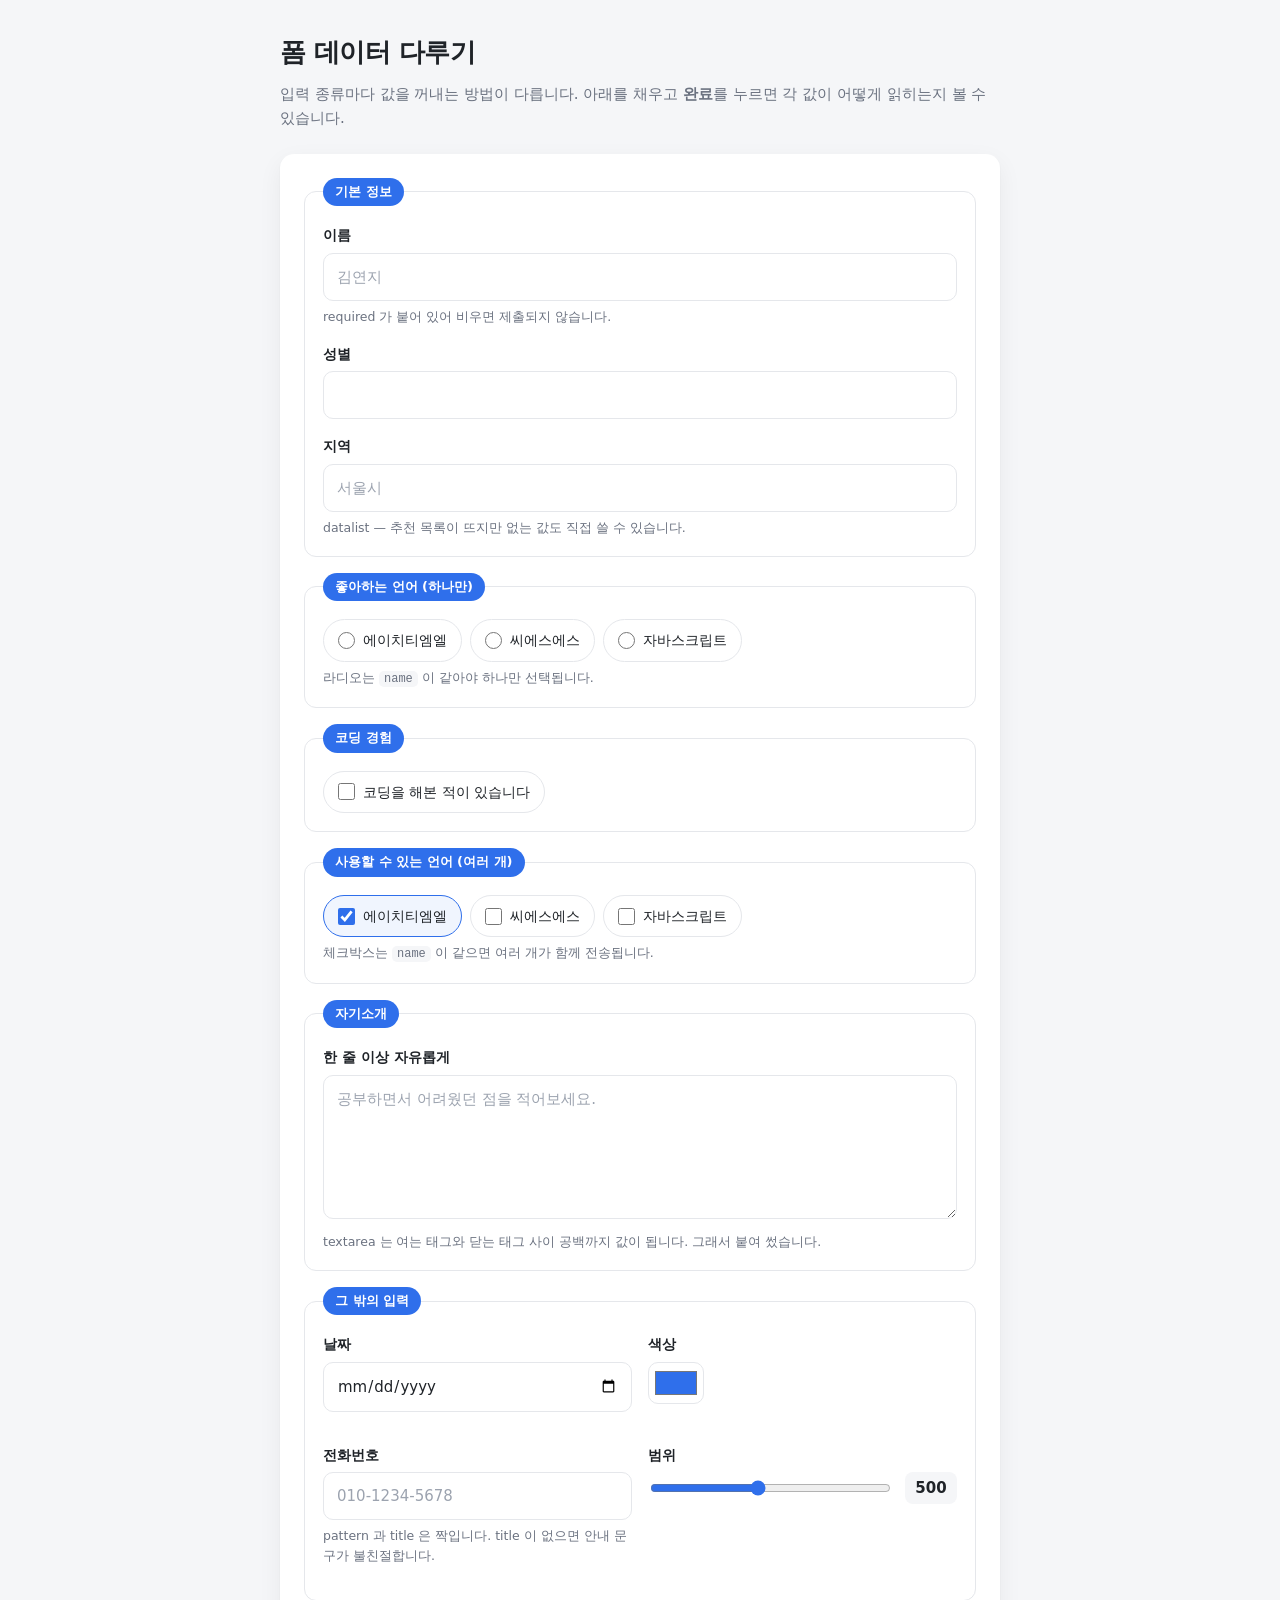
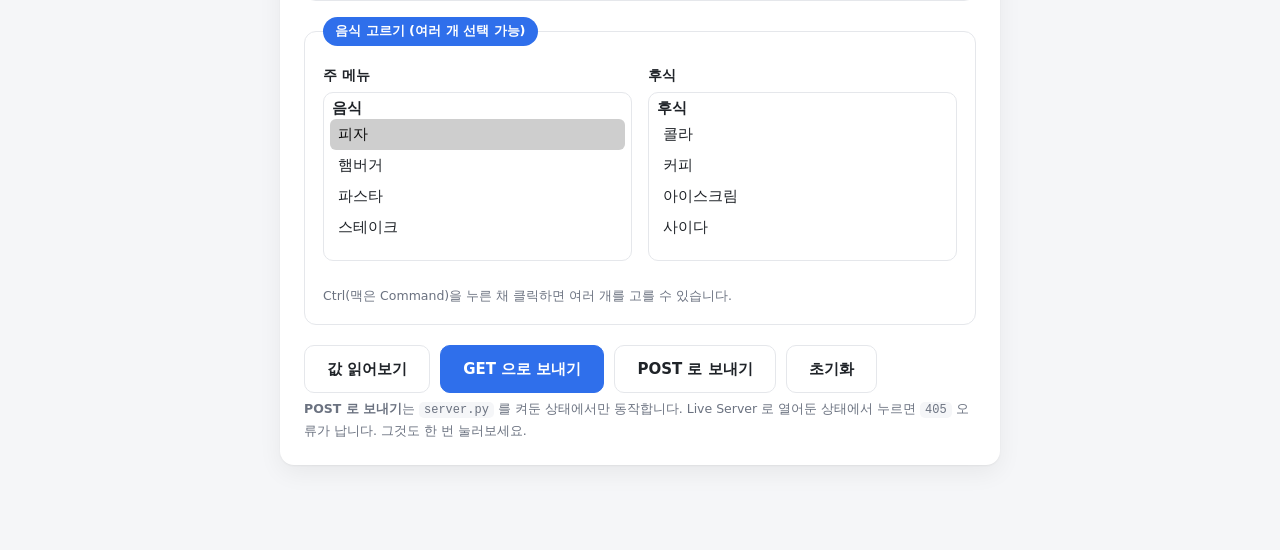
<file: 01_html/04_html_input/index.html>
<!DOCTYPE html>
<html lang="ko">
<head>
  <meta charset="utf-8">
  <meta name="viewport" content="width=device-width, initial-scale=1.0">
  <title>폼 데이터 다루기</title>
  <link rel="stylesheet" href="style.css">
</head>
<body>

<main class="page">

  <header class="page-head">
    <h1>폼 데이터 다루기</h1>
    <p class="lead">
      입력 종류마다 값을 꺼내는 방법이 다릅니다.
      아래를 채우고 <strong>완료</strong>를 누르면 각 값이 어떻게 읽히는지 볼 수 있습니다.
    </p>
  </header>

  <!-- 버튼마다 formmethod 로 전송 방법을 따로 정할 수 있습니다. -->
  <form id="my_form" class="card" action="result.html" method="get">

    <fieldset>
      <legend>기본 정보</legend>

      <div class="field">
        <label for="name">이름</label>
        <input type="text" id="name" name="name"
               placeholder="김연지"
               autocomplete="off" spellcheck="true" required>
        <p class="hint">required 가 붙어 있어 비우면 제출되지 않습니다.</p>
      </div>

      <div class="field">
        <label for="sex">성별</label>
        <input type="text" id="sex" name="sex" autocomplete="off">
      </div>

      <div class="field">
        <label for="town">지역</label>
        <input type="text" id="town" name="town"
               placeholder="서울시" list="town_list" autocomplete="off">
        <!-- datalist: 목록을 추천하지만 직접 입력도 됩니다. select 와 다른 점입니다. -->
        <datalist id="town_list">
          <option value="서울시"></option>
          <option value="부산시"></option>
          <option value="대구시"></option>
          <option value="인천시"></option>
          <option value="광주시"></option>
        </datalist>
        <p class="hint">datalist — 추천 목록이 뜨지만 없는 값도 직접 쓸 수 있습니다.</p>
      </div>
    </fieldset>

    <fieldset>
      <!-- 라디오·체크박스 묶음의 제목은 label 이 아니라 legend 로 답니다. -->
      <legend>좋아하는 언어 (하나만)</legend>
      <div class="choice-list">
        <label class="choice">
          <input type="radio" name="fav_language" value="HTML">
          <span>에이치티엠엘</span>
        </label>
        <label class="choice">
          <input type="radio" name="fav_language" value="CSS">
          <span>씨에스에스</span>
        </label>
        <label class="choice">
          <input type="radio" name="fav_language" value="JavaScript">
          <span>자바스크립트</span>
        </label>
      </div>
      <p class="hint">라디오는 <code>name</code> 이 같아야 하나만 선택됩니다.</p>
    </fieldset>

    <fieldset>
      <legend>코딩 경험</legend>
      <label class="choice">
        <input type="checkbox" id="coding" name="coding" value="1">
        <span>코딩을 해본 적이 있습니다</span>
      </label>
    </fieldset>

    <fieldset>
      <legend>사용할 수 있는 언어 (여러 개)</legend>
      <div class="choice-list">
        <label class="choice">
          <input type="checkbox" name="avail_language" value="HTML" checked>
          <span>에이치티엠엘</span>
        </label>
        <label class="choice">
          <input type="checkbox" name="avail_language" value="CSS">
          <span>씨에스에스</span>
        </label>
        <label class="choice">
          <input type="checkbox" name="avail_language" value="JavaScript">
          <span>자바스크립트</span>
        </label>
      </div>
      <p class="hint">체크박스는 <code>name</code> 이 같으면 여러 개가 함께 전송됩니다.</p>
    </fieldset>

    <fieldset>
      <legend>자기소개</legend>
      <div class="field">
        <label for="article">한 줄 이상 자유롭게</label>
        <textarea id="article" name="article" rows="5"
                  placeholder="공부하면서 어려웠던 점을 적어보세요."></textarea>
        <p class="hint">textarea 는 여는 태그와 닫는 태그 사이 공백까지 값이 됩니다. 그래서 붙여 썼습니다.</p>
      </div>
    </fieldset>

    <fieldset>
      <legend>그 밖의 입력</legend>

      <div class="grid">
        <div class="field">
          <label for="date">날짜</label>
          <input type="date" id="date" name="date">
        </div>

        <div class="field">
          <label for="color">색상</label>
          <input type="color" id="color" name="color" value="#2f6feb">
        </div>

        <div class="field">
          <label for="phone">전화번호</label>
          <input type="tel" id="phone" name="phone"
                 placeholder="010-1234-5678"
                 pattern="[0-9]{3}-[0-9]{4}-[0-9]{4}"
                 title="010-1234-5678 형식으로 입력하세요">
          <p class="hint">pattern 과 title 은 짝입니다. title 이 없으면 안내 문구가 불친절합니다.</p>
        </div>

        <div class="field">
          <label for="range">범위</label>
          <div class="range-row">
            <input type="range" id="range" name="range" min="100" max="1000" step="50" value="500">
            <!-- output: 계산·선택 결과를 보여주는 전용 태그 -->
            <output id="range_output" for="range">500</output>
          </div>
        </div>
      </div>
    </fieldset>

    <fieldset>
      <legend>음식 고르기 (여러 개 선택 가능)</legend>
      <div class="grid">
        <div class="field">
          <label for="food_main">주 메뉴</label>
          <!-- id 는 문서 안에서 겹치면 안 됩니다. name 도 나눠야 값이 섞이지 않습니다. -->
          <select id="food_main" name="food_main" multiple size="5">
            <optgroup label="음식">
              <option value="pizza" selected>피자</option>
              <option value="hamburger">햄버거</option>
              <option value="pasta">파스타</option>
              <option value="steak">스테이크</option>
            </optgroup>
          </select>
        </div>

        <div class="field">
          <label for="food_dessert">후식</label>
          <select id="food_dessert" name="food_dessert" multiple size="5">
            <optgroup label="후식">
              <option value="cola">콜라</option>
              <option value="coffee">커피</option>
              <option value="icecream">아이스크림</option>
              <option value="cider">사이다</option>
            </optgroup>
          </select>
        </div>
      </div>
      <p class="hint">Ctrl(맥은 Command)을 누른 채 클릭하면 여러 개를 고를 수 있습니다.</p>
    </fieldset>

    <div class="actions">
      <!-- 보내지 않고 값만 읽어봅니다 -->
      <button type="button" id="preview_btn" class="btn">값 읽어보기</button>

      <!-- formmethod / formaction 으로 버튼마다 전송 방법을 다르게 줄 수 있습니다 -->
      <button type="submit" class="btn btn-primary"
              formmethod="get" formaction="result.html">GET 으로 보내기</button>
      <button type="submit" class="btn btn-post"
              formmethod="post" formaction="result.html">POST 로 보내기</button>

      <button type="reset" class="btn">초기화</button>
    </div>
    <p class="hint">
      <strong>POST 로 보내기</strong>는 <code>server.py</code> 를 켜둔 상태에서만 동작합니다.
      Live Server 로 열어둔 상태에서 누르면 <code>405</code> 오류가 납니다. 그것도 한 번 눌러보세요.
    </p>

  </form>

  <section id="result_area" class="card result" hidden>
    <h2>읽어온 값</h2>
    <table id="result_table">
      <thead>
        <tr><th>항목</th><th>값</th></tr>
      </thead>
      <tbody></tbody>
    </table>

    <h3>보내면 어떻게 되나</h3>
    <div id="send_preview"></div>
    <p class="hint">
      같은 값인데 <strong>실리는 자리만</strong> 다릅니다.
      실제로 보내보려면 위의 <strong>GET / POST 로 보내기</strong> 버튼을 누르세요.
    </p>
  </section>

</main>

<script>
  const form = document.getElementById('my_form');
  const resultArea = document.getElementById('result_area');
  const resultBody = document.querySelector('#result_table tbody');
  const sendPreview = document.getElementById('send_preview');
  const previewBtn = document.getElementById('preview_btn');
  const rangeInput = document.getElementById('range');
  const rangeOutput = document.getElementById('range_output');

  // 범위 값을 움직일 때마다 옆에 숫자로 보여줍니다.
  rangeInput.addEventListener('input', function () {
    rangeOutput.textContent = rangeInput.value;
  });

  // 체크박스 묶음에서 체크된 값만 배열로 꺼냅니다.
  function getCheckedValues(group) {
    // 같은 name 의 체크박스가 하나뿐이면 목록이 아니라 요소 하나가 옵니다.
    const list = (group.length === undefined) ? [group] : Array.from(group);
    return list.filter(function (el) { return el.checked; })
               .map(function (el) { return el.value; });
  }

  // multiple select 에서 고른 항목의 화면 글자를 배열로 꺼냅니다.
  function getSelectedTexts(selectId) {
    const select = document.getElementById(selectId);
    return Array.from(select.selectedOptions).map(function (op) { return op.text; });
  }

  function orEmpty(value, emptyText) {
    return value === '' || value === undefined ? emptyText : value;
  }

  // '주소' / '본문' 처럼 이름표가 붙은 줄 하나를 만듭니다.
  function addSendRow(keyText, valueText, kind) {
    const row = document.createElement('div');
    row.className = 'send-row';

    const key = document.createElement('span');
    key.className = 'send-key send-key-' + kind;
    key.textContent = keyText;

    const box = document.createElement('pre');
    box.className = 'query';
    box.textContent = valueText;

    row.appendChild(key);
    row.appendChild(box);
    sendPreview.appendChild(row);
  }

  // GET 과 POST 를 나란히 놓고 비교합니다.
  function renderSendPreview() {
    // FormData 는 실제로 전송될 값만 담습니다.
    // 체크 안 한 체크박스·라디오는 아예 들어가지 않습니다.
    const query = new URLSearchParams(new FormData(form)).toString();

    sendPreview.innerHTML = '';
    addSendRow('GET 주소', 'result.html?' + query, 'get');
    addSendRow('POST 주소', 'result.html', 'post');
    addSendRow('POST 본문', query, 'post');
  }

  // '값 읽어보기' 는 보내지 않고 화면에서만 확인합니다.
  previewBtn.addEventListener('click', function () {
    // type="button" 이라 검사가 자동으로 돌지 않습니다. 직접 부릅니다.
    if (!form.reportValidity()) return;

    // form.elements 를 쓰면 input 인지 form 속성인지 헷갈릴 일이 없습니다.
    const f = form.elements;

    const rows = [
      ['이름',            f.name.value],
      ['성별',            orEmpty(f.sex.value, '(입력 안 함)')],
      ['지역',            orEmpty(f.town.value, '(입력 안 함)')],
      ['좋아하는 언어',    orEmpty(f.fav_language.value, '(선택 안 함)')],
      ['코딩 경험',        f.coding.checked ? '있음' : '없음'],
      ['사용 가능 언어',   orEmpty(getCheckedValues(f.avail_language).join(', '), '(없음)')],
      ['자기소개',         orEmpty(f.article.value.trim(), '(비어 있음)')],
      ['날짜',            orEmpty(f.date.value, '(선택 안 함)')],
      ['색상',            f.color.value],
      ['범위',            f.range.value],
      ['전화번호',        orEmpty(f.phone.value, '(입력 안 함)')],
      ['주 메뉴',         orEmpty(getSelectedTexts('food_main').join(', '), '(없음)')],
      ['후식',            orEmpty(getSelectedTexts('food_dessert').join(', '), '(없음)')]
    ];

    // 표를 다시 그립니다. (예전 코드처럼 계속 쌓이지 않습니다)
    resultBody.innerHTML = '';
    rows.forEach(function (row) {
      const tr = document.createElement('tr');
      const th = document.createElement('th');
      const td = document.createElement('td');
      th.textContent = row[0];
      td.textContent = row[1];
      tr.appendChild(th);
      tr.appendChild(td);
      resultBody.appendChild(tr);
    });

    // 같은 값이 GET / POST 에서 각각 어디에 실리는지 보여줍니다.
    renderSendPreview();

    resultArea.hidden = false;
    resultArea.scrollIntoView({ behavior: 'smooth', block: 'start' });
  });

  // 초기화를 누르면 결과도 같이 지웁니다.
  form.addEventListener('reset', function () {
    resultArea.hidden = true;
    setTimeout(function () { rangeOutput.textContent = rangeInput.value; }, 0);
  });
</script>

</body>
</html>
</file>
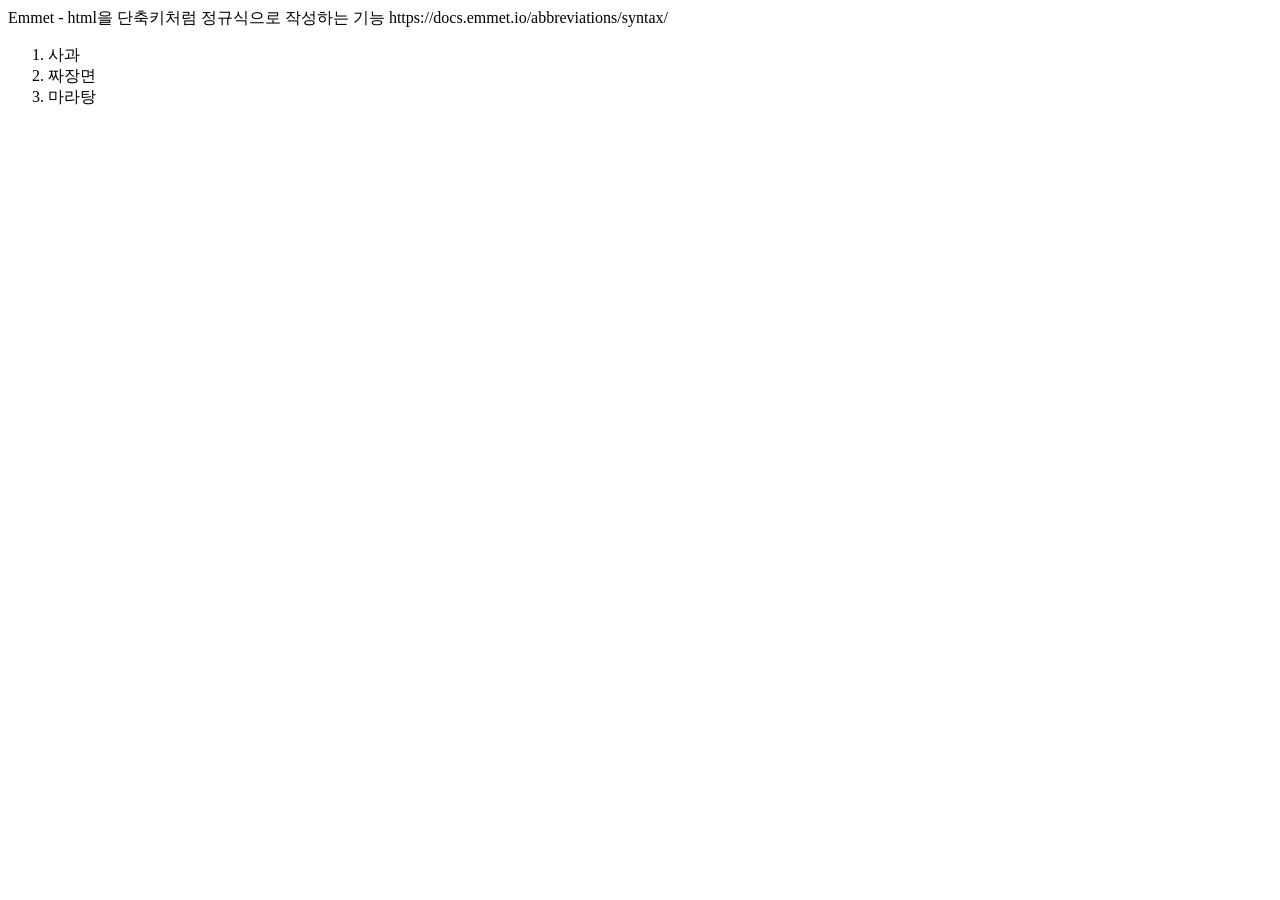
<file: 01_html/00_emmet.html>
<!DOCTYPE html>
<html lang="en">
<head>
    <meta charset="UTF-8">
    <meta name="viewport" content="width=device-width, initial-scale=1.0">
    <title>Document</title>
</head>
<body>
    
    Emmet - html을 단축키처럼 정규식으로 작성하는 기능
    https://docs.emmet.io/abbreviations/syntax/
    <!-- ol>li*3 -->
<div>
    <ol>
        <li>사과</li>
        <li>짜장면</li>
        <li>마라탕</li>
    </ol>
</div>
</body>
</html>
</file>
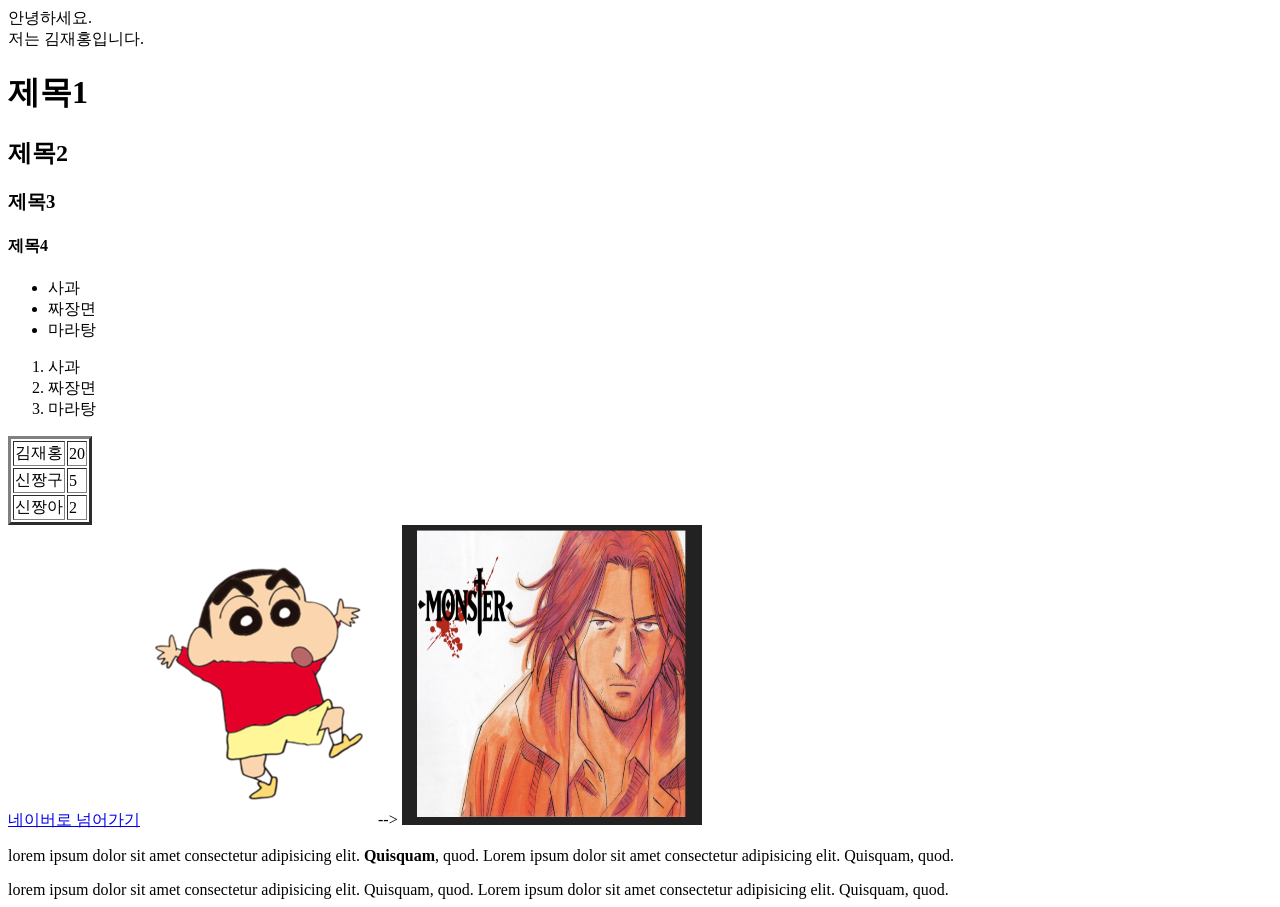
<file: 01_html/01_html기초.html>
<!DOCTYPE html>
<html lang="ko">
<head>
    <meta charset="UTF-8">
    <meta name="viewport" content="width=device-width, initial-scale=1.0">
    <title>HTML 연습</title>
</head>
<body>
    안녕하세요.<br/>저는 김재홍입니다.
<!--들여쓰기 shift+tab누르면 하나 끌어오고 tab누르면 하나 뒤로감-->
    <!--주석은 눈에 보이지 않습니다.-->
<h1>제목1</h1>
        <h2>제목2</h2>
    <h3>제목3</h3>
    <h4>제목4</h4>
<ul>
    <li>사과</li>
    <li>짜장면</li>
    <li>마라탕</li>
</ul>

<ol>
    <li>사과</li>
    <li>짜장면</li>
    <li>마라탕</li>
</ol>
<!-- 표 -->
     <table border="3">
        <!-- 행 -->
        <tr> <!-- table row (행) -->
            <td> <!-- table data (칸) -->
                김재홍
            </td>
            <td>
                20
            </td>
        </tr>
         <tr>
            <td> <!-- table data (칸) -->
                신짱구
            </td>
            <td>
                5
            </td>
         </tr>  
          <tr>
            <td> <!-- table data (칸) -->
                신짱아
            </td>
            <td>
                2
            </td>
          </tr>
        </table>
<!--태그에 특정한 기능을 부여하기 위해 속성 사용-->
<a href="https://www.naver.com/" tagrget="_blank">네이버로 넘어가기</a>
<!--리스트: 부모 / 자식 태그를 함께 사용  -->
<!-- 이미지는 어떻게 첨부할까요  
     개발은 로컬에서 하지만 서버는 현재 프로젝트부터 올리기 때문에
     경로는 상대경로로, 현재 파일 기준으로 해당 파일이 어디 있는지,
     윈도우는 \, 웹은 / 으로 경로를 구분합니다.-->

<img src="./data/jjanggu.png"> -->
<!--ctrl+/누르면 주석으로 바뀜  -->

<img src="./data/monster.png" alt="몬스터 이미지" width="300px" height="300px">
<!-- p: paragraph로 문단을 구분합니다-->
<!--b: 진하게 보이기, strong: 강조, i: 이탤릭체, em: emphasis-->


<p></p>lorem ipsum dolor sit amet consectetur adipisicing elit. <strong>Quisquam</strong>, quod. Lorem ipsum dolor sit amet consectetur adipisicing elit. Quisquam, quod.
<p></p>lorem ipsum dolor sit amet consectetur adipisicing elit. Quisquam, quod. Lorem ipsum dolor sit amet consectetur adipisicing elit. Quisquam, quod.

</body>
</html>
</file>
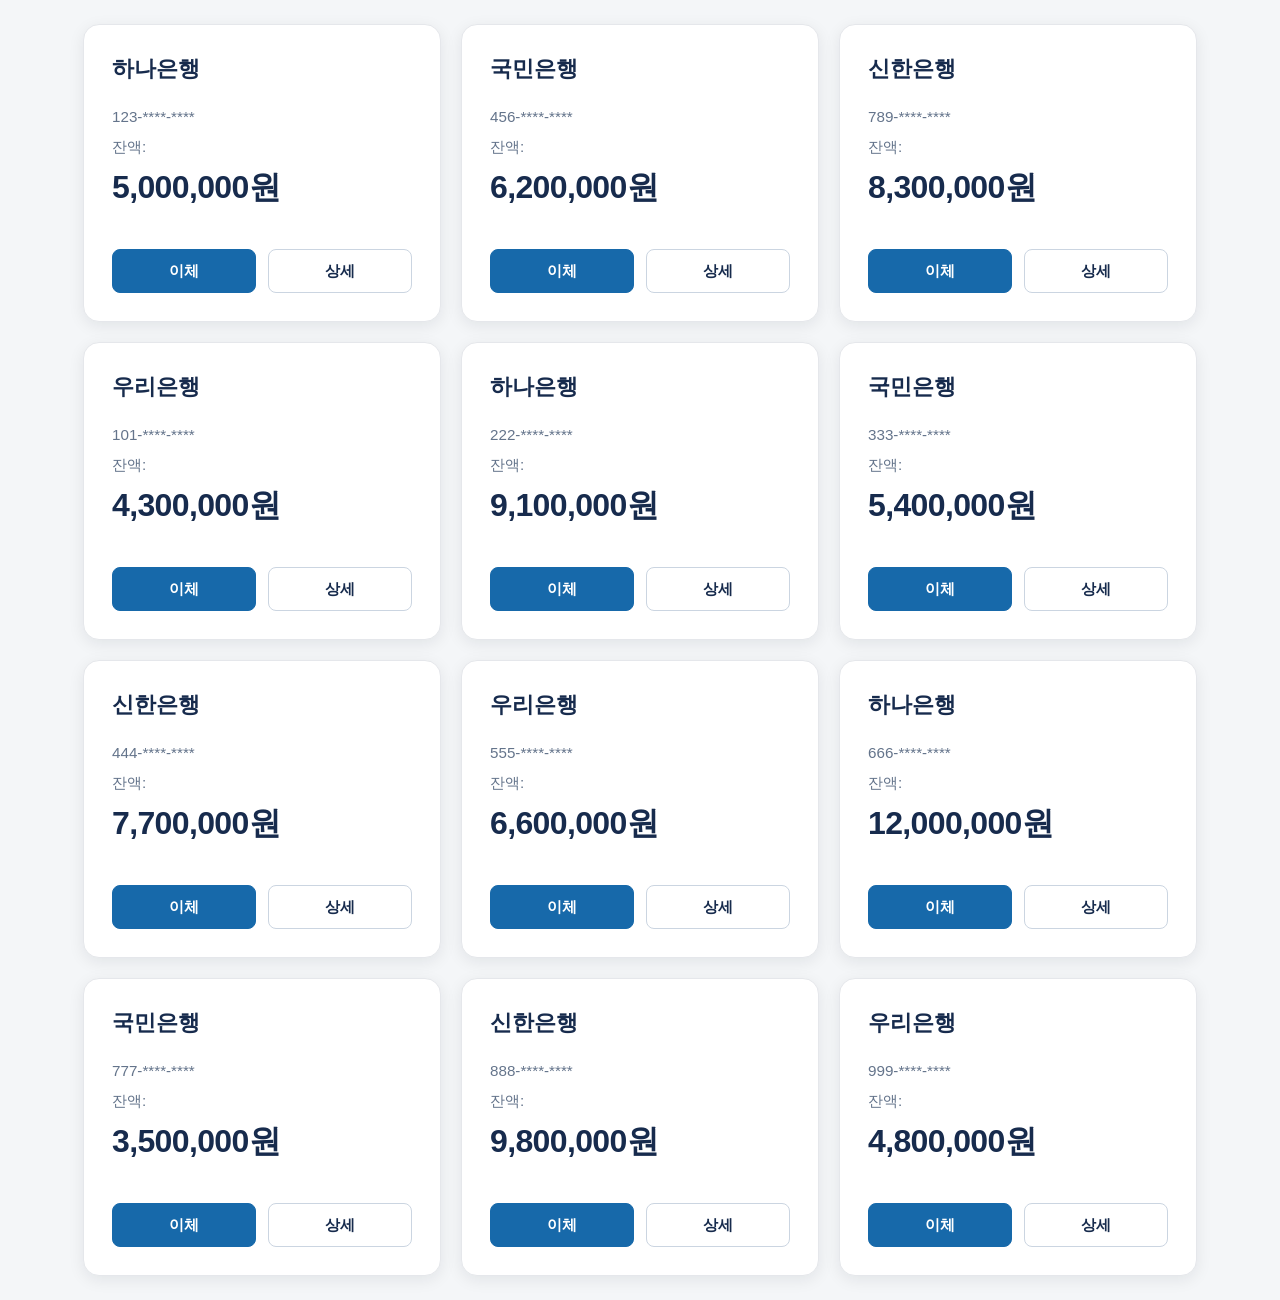
<file: 01_html/02_html기초.html>
<!DOCTYPE html>
<html lang="ko">
<head>
  <meta charset="UTF-8">
  <meta name="viewport" content="width=device-width, initial-scale=1.0">
  <title>계좌 카드</title>
  <!-- 수정 내역: 계좌 카드 전용 외부 CSS 파일을 연결했습니다. -->
  <link rel="stylesheet" href="02_html기초.css">
</head>
<body>
  <div class="card-grid">
    <article>
      <header>
        <h2>하나은행</h2>
      </header>

      <section>
        <p>123-****-****</p>
        <p>잔액: <data value="5000000">5,000,000원</data></p>
      </section>

      <footer>
        <button type="button">이체</button>
        <button type="button">상세</button>
      </footer>
    </article>

    <article>
      <header>
        <h2>국민은행</h2>
      </header>

      <section>
        <p>456-****-****</p>
        <p>잔액: <data value="6200000">6,200,000원</data></p>
      </section>

      <footer>
        <button type="button">이체</button>
        <button type="button">상세</button>
      </footer>
    </article>

    <article>
      <header>
        <h2>신한은행</h2>
      </header>

      <section>
        <p>789-****-****</p>
        <p>잔액: <data value="8300000">8,300,000원</data></p>
      </section>

      <footer>
        <button type="button">이체</button>
        <button type="button">상세</button>
      </footer>
    </article>

    <article>
      <header>
        <h2>우리은행</h2>
      </header>

      <section>
        <p>101-****-****</p>
        <p>잔액: <data value="4300000">4,300,000원</data></p>
      </section>

      <footer>
        <button type="button">이체</button>
        <button type="button">상세</button>
      </footer>
    </article>

    <article>
      <header>
        <h2>하나은행</h2>
      </header>

      <section>
        <p>222-****-****</p>
        <p>잔액: <data value="9100000">9,100,000원</data></p>
      </section>

      <footer>
        <button type="button">이체</button>
        <button type="button">상세</button>
      </footer>
    </article>

    <article>
      <header>
        <h2>국민은행</h2>
      </header>

      <section>
        <p>333-****-****</p>
        <p>잔액: <data value="5400000">5,400,000원</data></p>
      </section>

      <footer>
        <button type="button">이체</button>
        <button type="button">상세</button>
      </footer>
    </article>

    <article>
      <header>
        <h2>신한은행</h2>
      </header>

      <section>
        <p>444-****-****</p>
        <p>잔액: <data value="7700000">7,700,000원</data></p>
      </section>

      <footer>
        <button type="button">이체</button>
        <button type="button">상세</button>
      </footer>
    </article>

    <article>
      <header>
        <h2>우리은행</h2>
      </header>

      <section>
        <p>555-****-****</p>
        <p>잔액: <data value="6600000">6,600,000원</data></p>
      </section>

      <footer>
        <button type="button">이체</button>
        <button type="button">상세</button>
      </footer>
    </article>

    <article>
      <header>
        <h2>하나은행</h2>
      </header>

      <section>
        <p>666-****-****</p>
        <p>잔액: <data value="12000000">12,000,000원</data></p>
      </section>

      <footer>
        <button type="button">이체</button>
        <button type="button">상세</button>
      </footer>
    </article>

    <article>
      <header>
        <h2>국민은행</h2>
      </header>

      <section>
        <p>777-****-****</p>
        <p>잔액: <data value="3500000">3,500,000원</data></p>
      </section>

      <footer>
        <button type="button">이체</button>
        <button type="button">상세</button>
      </footer>
    </article>

    <article>
      <header>
        <h2>신한은행</h2>
      </header>

      <section>
        <p>888-****-****</p>
        <p>잔액: <data value="9800000">9,800,000원</data></p>
      </section>

      <footer>
        <button type="button">이체</button>
        <button type="button">상세</button>
      </footer>
    </article>

    <article>
      <header>
        <h2>우리은행</h2>
      </header>

      <section>
        <p>999-****-****</p>
        <p>잔액: <data value="4800000">4,800,000원</data></p>
      </section>

      <footer>
        <button type="button">이체</button>
        <button type="button">상세</button>
      </footer>
    </article>
  </div>
</body>
</html>
</file>
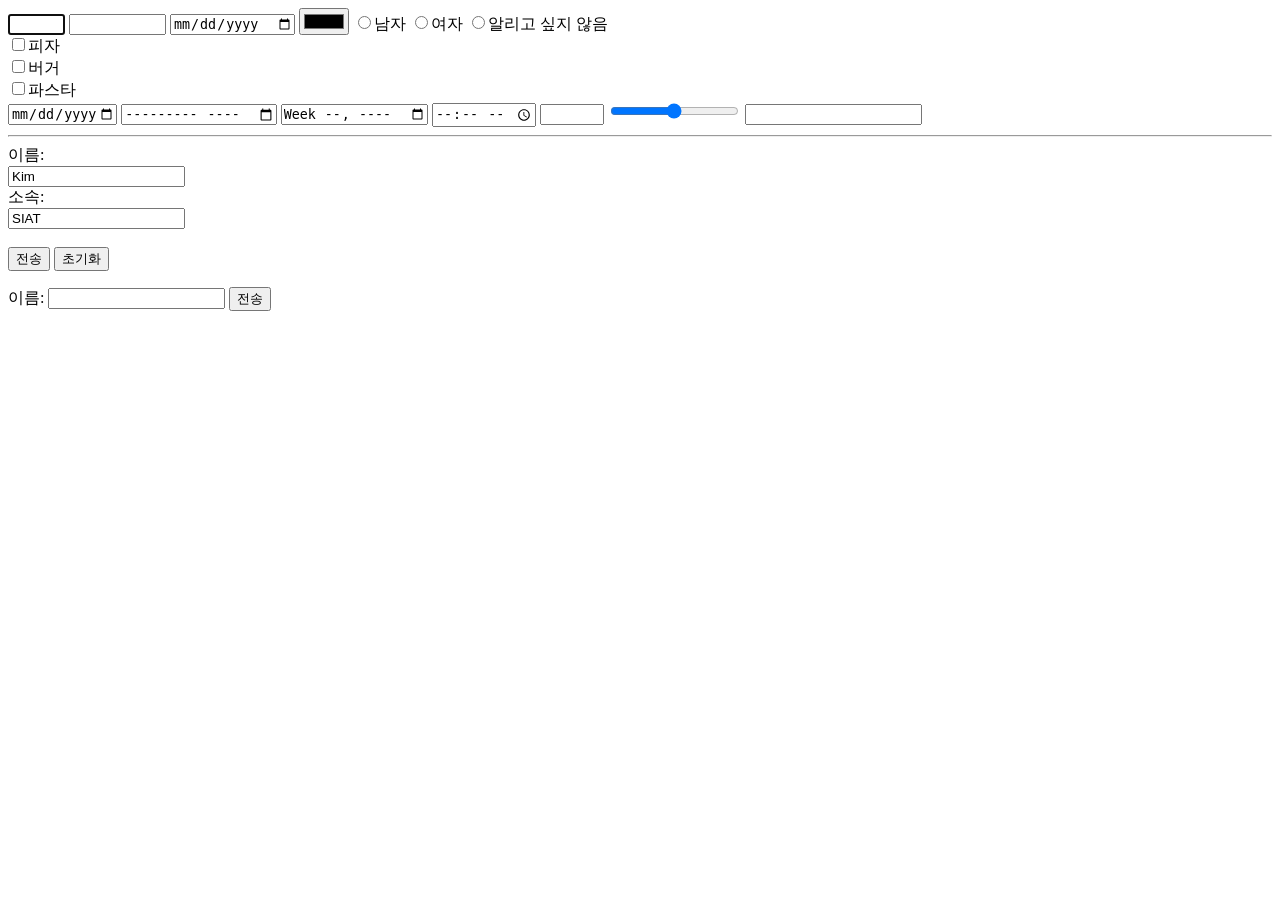
<file: 01_html/03_html_input.html>
<!DOCTYPE html>
<html lang="en">
<head>
    <meta charset="UTF-8">
    <meta name="viewport" content="width=device-width, initial-scale=1.0">
    <title>Document</title>
</head>
<body>
    <!--shift+alt+down arrow 한줄 아래로 복사-->

    <input type="text" size="5" name="text" autofocus>
    <input type="password" size="10" name="password" autofocus>
    <input type="date" name="date">
    <input type="color"> 

<!--여러 개 중 하나만 선택시킬 때-->
 <input type="radio" name="gender" value="male">남자 
 <input type="radio" name="gender" value="female">여자 
 <input type="radio" name="gender" value="none">알리고 싶지 않음
 <br />

  <input type="checkbox" name="food" value="pizza">피자 <br />
  <input type="checkbox" name="food" value="burger">버거 <br />
  <input type="checkbox" name="food" value="pasta">파스타 <br />   

  <input type="date" name="date" min=""2020-0.1-01" max="2025-12-31">
  <input type="month" id="month" name="month">
  <input type="week" id="week" name="week">
  <input type="time" id="time" name="time">
  <input type="number" id="number" name="num" min="0" max="1000">
  <input type="range" id="range" name="range" min="0" max="1000">
  <input type="tel" id="phone" name="phone" pattern="[0-9]{3}-[0-9]{4}-[0-9]{4}">

  <hr>
  <form>
   <label for="name">이름:</label><br>
  <input type="text" id="name" name="name" value="Kim"><br>
  <label for="affiliation">소속:</label><br>
  <input type="text" id="affiliation" name="affiliation" value="SIAT"><br><br>
  <input type="submit" value="전송"> <!-- value를 지워보고 바꿔보기 -->
  <input type="reset" value="초기화">
  <!--쿼리스트링: name=Kim&affiliation=SIAT-->
</form>

 <p id="result"></p>

  <script>
    const form = document.querySelector('#inputForm');
    const result = document.querySelector('#result');

    form.addEventListener('submit', function (event) {
      event.preventDefault();

      const input = form.elements.namedItem('userName');
      result.textContent = `입력한 이름: ${input.value}`;
    });
  </script>

 </form id="inputForm">
  <label>이름:</label>
  <input type="text" name="userName">
  <input type="submit" value="전송">
</body>
</html>
</file>
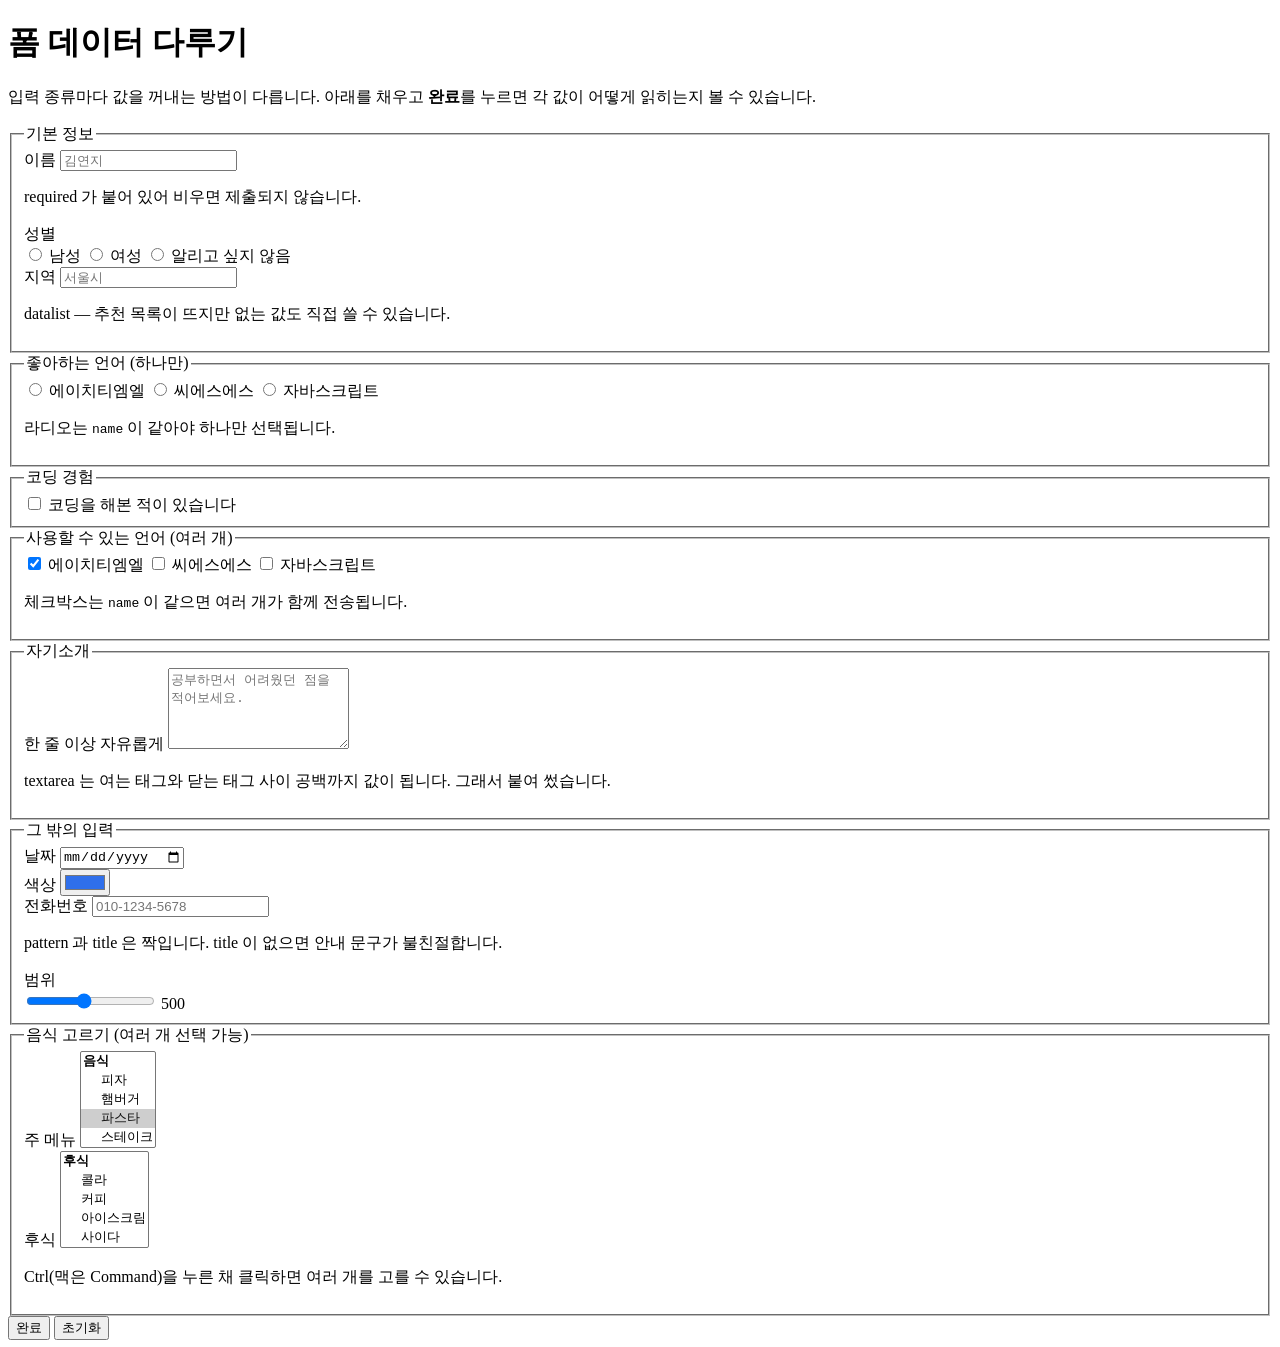
<file: 01_html/04_html_input2.html>
<!DOCTYPE html>
<html lang="ko">
<head>
  <meta charset="utf-8">
  <meta name="viewport" content="width=device-width, initial-scale=1.0">
  <title>폼 데이터 다루기</title>
  <!-- <link rel="stylesheet" href="style.css"> -->
</head>
<body>

<main class="page">

  <header class="page-head">
    <h1>폼 데이터 다루기</h1>
    <p class="lead">
      입력 종류마다 값을 꺼내는 방법이 다릅니다.
      아래를 채우고 <strong>완료</strong>를 누르면 각 값이 어떻게 읽히는지 볼 수 있습니다.
    </p>
  </header>

  <!-- method 를 get / post 로 바꿔가며 제출해 보세요. 아래 '전송 미리보기'가 달라집니다. -->
  <form id="my_form" class="card" method="get">

    <fieldset>
      <legend>기본 정보</legend>

      <div class="field">
        <label for="name">이름</label>
        <input type="text" id="name" name="name"
               placeholder="김연지"
               autocomplete="off" spellcheck="true" required>
        <p class="hint">required 가 붙어 있어 비우면 제출되지 않습니다.</p>
      </div>

      <div class="field">
        <span class="field-label">성별</span>
        <div class="choice-list">
          <label class="choice">
            <input type="radio" name="sex" value="남성">
            <span>남성</span>
          </label>
          <label class="choice">
            <input type="radio" name="sex" value="여성">
            <span>여성</span>
          </label>
          <label class="choice">
            <input type="radio" name="sex" value="알리고 싶지 않음">
            <span>알리고 싶지 않음</span>
          </label>
        </div>
      </div>

      <div class="field">
        <label for="town">지역</label>
        <input type="text" id="town" name="town"
               placeholder="서울시" list="town_list" autocomplete="off">
        <!-- datalist: 목록을 추천하지만 직접 입력도 됩니다. select 와 다른 점입니다. -->
        <datalist id="town_list">
          <option value="서울시"></option>
          <option value="부산시"></option>
          <option value="대구시"></option>
          <option value="인천시"></option>
          <option value="광주시"></option>
        </datalist>
        <p class="hint">datalist — 추천 목록이 뜨지만 없는 값도 직접 쓸 수 있습니다.</p>
      </div>
    </fieldset>

    <fieldset>
      <!-- 라디오·체크박스 묶음의 제목은 label 이 아니라 legend 로 답니다. -->
      <legend>좋아하는 언어 (하나만)</legend>
      <div class="choice-list">
        <label class="choice">
          <input type="radio" name="fav_language" value="HTML">
          <span>에이치티엠엘</span>
        </label>
        <label class="choice">
          <input type="radio" name="fav_language" value="CSS">
          <span>씨에스에스</span>
        </label>
        <label class="choice">
          <input type="radio" name="fav_language" value="JavaScript">
          <span>자바스크립트</span>
        </label>
      </div>
      <p class="hint">라디오는 <code>name</code> 이 같아야 하나만 선택됩니다.</p>
    </fieldset>

    <fieldset>
      <legend>코딩 경험</legend>
      <label class="choice">
        <input type="checkbox" id="coding" name="coding" value="1">
        <span>코딩을 해본 적이 있습니다</span>
      </label>
    </fieldset>

    <fieldset>
      <legend>사용할 수 있는 언어 (여러 개)</legend>
      <div class="choice-list">
        <label class="choice">
          <input type="checkbox" name="avail_language" value="HTML" checked>
          <span>에이치티엠엘</span>
        </label>
        <label class="choice">
          <input type="checkbox" name="avail_language" value="CSS">
          <span>씨에스에스</span>
        </label>
        <label class="choice">
          <input type="checkbox" name="avail_language" value="JavaScript">
          <span>자바스크립트</span>
        </label>
      </div>
      <p class="hint">체크박스는 <code>name</code> 이 같으면 여러 개가 함께 전송됩니다.</p>
    </fieldset>

    <fieldset>
      <legend>자기소개</legend>
      <div class="field">
        <label for="article">한 줄 이상 자유롭게</label>
        <textarea id="article" name="article" rows="5"
                  placeholder="공부하면서 어려웠던 점을 적어보세요."></textarea>
        <p class="hint">textarea 는 여는 태그와 닫는 태그 사이 공백까지 값이 됩니다. 그래서 붙여 썼습니다.</p>
      </div>
    </fieldset>

    <fieldset>
      <legend>그 밖의 입력</legend>

      <div class="grid">
        <div class="field">
          <label for="date">날짜</label>
          <input type="date" id="date" name="date">
        </div>

        <div class="field">
          <label for="color">색상</label>
          <input type="color" id="color" name="color" value="#2f6feb">
        </div>

        <div class="field">
          <label for="phone">전화번호</label>
          <input type="tel" id="phone" name="phone"
                 placeholder="010-1234-5678"
                 pattern="[0-9]{3}-[0-9]{4}-[0-9]{4}"
                 title="010-1234-5678 형식으로 입력하세요">
          <p class="hint">pattern 과 title 은 짝입니다. title 이 없으면 안내 문구가 불친절합니다.</p>
        </div>

        <div class="field">
          <label for="range">범위</label>
          <div class="range-row">
            <input type="range" id="range" name="range" min="100" max="1000" step="50" value="500">
            <!-- output: 계산·선택 결과를 보여주는 전용 태그 -->
            <output id="range_output" for="range">500</output>
          </div>
        </div>
      </div>
    </fieldset>

    <fieldset>
      <legend>음식 고르기 (여러 개 선택 가능)</legend>
      <div class="grid">
        <div class="field">
          <label for="food_main">주 메뉴</label>
          <!-- id 는 문서 안에서 겹치면 안 됩니다. name 도 나눠야 값이 섞이지 않습니다. -->
          <select id="food_main" name="food_main" multiple size="5">
            <optgroup label="음식">
              <option value="pizza">피자</option>
              <option value="hamburger">햄버거</option>
              <option value="pasta" selected>파스타</option>
              <option value="steak">스테이크</option>
            </optgroup>
          </select>
        </div>

        <div class="field">
          <label for="food_dessert">후식</label>
          <select id="food_dessert" name="food_dessert" multiple size="5">
            <optgroup label="후식">
              <option value="cola">콜라</option>
              <option value="coffee">커피</option>
              <option value="icecream">아이스크림</option>
              <option value="cider">사이다</option>
            </optgroup>
          </select>
        </div>
      </div>
      <p class="hint">Ctrl(맥은 Command)을 누른 채 클릭하면 여러 개를 고를 수 있습니다.</p>
    </fieldset>

    <div class="actions">
      <button type="submit" class="btn btn-primary">완료</button>
      <button type="reset" class="btn">초기화</button>
    </div>

  </form>

  <section id="result_area" class="card result" hidden>
    <h2>읽어온 값</h2>
    <table id="result_table">
      <thead>
        <tr><th>항목</th><th>값</th></tr>
      </thead>
      <tbody></tbody>
    </table>

    <h3>전송 미리보기 <span id="method_badge" class="badge">GET</span></h3>
    <div id="send_preview"></div>
    <p class="hint" id="send_note"></p>
    <p class="hint">
      이 화면은 <code>preventDefault()</code> 로 전송을 막아둔 <strong>미리보기</strong>입니다.
      실제로 서버에 보내지지는 않습니다.
      form 태그의 <code>method</code> 를 바꾸고 다시 눌러보세요.
    </p>
  </section>

</main>

<script>
  const form = document.getElementById('my_form');
  const resultArea = document.getElementById('result_area');
  const resultBody = document.querySelector('#result_table tbody');
  const methodBadge = document.getElementById('method_badge');
  const sendPreview = document.getElementById('send_preview');
  const sendNote = document.getElementById('send_note');
  const rangeInput = document.getElementById('range');
  const rangeOutput = document.getElementById('range_output');

  // 범위 값을 움직일 때마다 옆에 숫자로 보여줍니다.
  rangeInput.addEventListener('input', function () {
    rangeOutput.textContent = rangeInput.value;
  });

  // 체크박스 묶음에서 체크된 값만 배열로 꺼냅니다.
  function getCheckedValues(group) {
    // 같은 name 의 체크박스가 하나뿐이면 목록이 아니라 요소 하나가 옵니다.
    const list = (group.length === undefined) ? [group] : Array.from(group);
    return list.filter(function (el) { return el.checked; })
               .map(function (el) { return el.value; });
  }

  // multiple select 에서 고른 항목의 화면 글자를 배열로 꺼냅니다.
  function getSelectedTexts(selectId) {
    const select = document.getElementById(selectId);
    return Array.from(select.selectedOptions).map(function (op) { return op.text; });
  }

  function orEmpty(value, emptyText) {
    return value === '' || value === undefined ? emptyText : value;
  }

  // '주소' / '본문' 처럼 이름표가 붙은 줄 하나를 만듭니다.
  function addSendRow(keyText, valueText) {
    const row = document.createElement('div');
    row.className = 'send-row';

    const key = document.createElement('span');
    key.className = 'send-key';
    key.textContent = keyText;

    const box = document.createElement('pre');
    box.className = 'query';
    box.textContent = valueText;

    row.appendChild(key);
    row.appendChild(box);
    sendPreview.appendChild(row);
  }

  // method 에 따라 값이 '어디에' 실리는지가 달라집니다.
  function renderSendPreview() {
    // getAttribute 로 읽습니다. method 를 안 적으면 기본값은 get 입니다.
    const method = (form.getAttribute('method') || 'get').toUpperCase();

    // FormData 는 실제로 전송될 값만 담습니다.
    // 체크 안 한 체크박스·라디오는 아예 들어가지 않습니다.
    const query = new URLSearchParams(new FormData(form)).toString();
    const page = location.pathname.split('/').pop() || 'index.html';

    methodBadge.textContent = method;
    methodBadge.className = 'badge badge-' + method.toLowerCase();

    sendPreview.innerHTML = '';

    if (method === 'GET') {
      addSendRow('주소', page + '?' + query);
      sendNote.textContent =
        '값이 주소에 그대로 붙습니다. 주소창, 방문 기록, 서버 접속 로그에 모두 남습니다. ' +
        '그래서 비밀번호를 get 으로 보내면 안 됩니다.';
    } else {
      addSendRow('주소', page);
      addSendRow('본문(body)', query);
      sendNote.textContent =
        '주소에는 아무것도 안 붙습니다. 값은 본문에 담겨 갑니다. ' +
        '개발자도구 Network 탭에서만 볼 수 있습니다. (숨겨질 뿐, 암호화되는 것은 아닙니다)';
    }
  }

  form.addEventListener('submit', function (event) {
    // 제출로 인한 새로고침을 막습니다. (예전 방식인 return false 와 같은 역할)
    event.preventDefault();

    // form.elements 를 쓰면 input 인지 form 속성인지 헷갈릴 일이 없습니다.
    const f = form.elements;

    const rows = [
      ['이름',            f.name.value],
      ['성별',            orEmpty(f.sex.value, '(입력 안 함)')],
      ['지역',            orEmpty(f.town.value, '(입력 안 함)')],
      ['좋아하는 언어',    orEmpty(f.fav_language.value, '(선택 안 함)')],
      ['코딩 경험',        f.coding.checked ? '있음' : '없음'],
      ['사용 가능 언어',   orEmpty(getCheckedValues(f.avail_language).join(', '), '(없음)')],
      ['자기소개',         orEmpty(f.article.value.trim(), '(비어 있음)')],
      ['날짜',            orEmpty(f.date.value, '(선택 안 함)')],
      ['색상',            f.color.value],
      ['범위',            f.range.value],
      ['전화번호',        orEmpty(f.phone.value, '(입력 안 함)')],
      ['주 메뉴',         orEmpty(getSelectedTexts('food_main').join(', '), '(없음)')],
      ['후식',            orEmpty(getSelectedTexts('food_dessert').join(', '), '(없음)')]
    ];

    // 표를 다시 그립니다. (예전 코드처럼 계속 쌓이지 않습니다)
    resultBody.innerHTML = '';
    rows.forEach(function (row) {
      const tr = document.createElement('tr');
      const th = document.createElement('th');
      const td = document.createElement('td');
      th.textContent = row[0];
      td.textContent = row[1];
      tr.appendChild(th);
      tr.appendChild(td);
      resultBody.appendChild(tr);
    });

    // method 를 읽어서, 값이 주소에 붙는지 본문에 담기는지 보여줍니다.
    renderSendPreview();

    resultArea.hidden = false;
    resultArea.scrollIntoView({ behavior: 'smooth', block: 'start' });
  });

  // 초기화를 누르면 결과도 같이 지웁니다.
  form.addEventListener('reset', function () {
    resultArea.hidden = true;
    setTimeout(function () { rangeOutput.textContent = rangeInput.value; }, 0);
  });
</script>

</body>
</html>
</file>
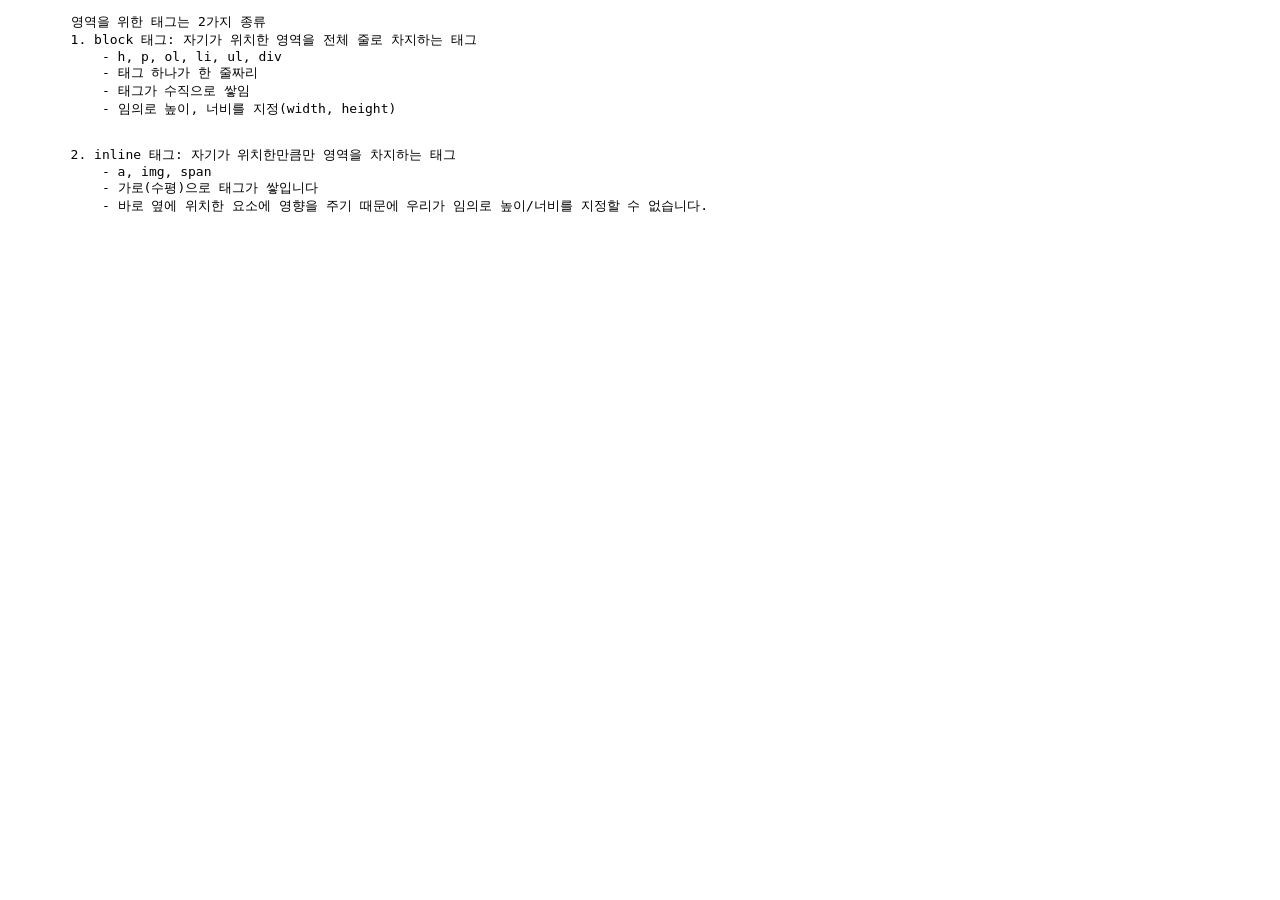
<file: 01_html/05_html_layout.html>
<!DOCTYPE html>
<html lang="en">
<head>
    <meta charset="UTF-8">
    <meta name="viewport" content="width=device-width, initial-scale=1.0">
    <title>Document</title>
</head>
<body>
    <pre>
        영역을 위한 태그는 2가지 종류
        1. block 태그: 자기가 위치한 영역을 전체 줄로 차지하는 태그 
            - h, p, ol, li, ul, div
            - 태그 하나가 한 줄짜리
            - 태그가 수직으로 쌓임
            - 임의로 높이, 너비를 지정(width, height)
    </pre>
    
    
    <pre>
        2. inline 태그: 자기가 위치한만큼만 영역을 차지하는 태그
            - a, img, span
            - 가로(수평)으로 태그가 쌓입니다
            - 바로 옆에 위치한 요소에 영향을 주기 때문에 우리가 임의로 높이/너비를 지정할 수 없습니다.
    </pre>
 
</body>
</html>
</file>
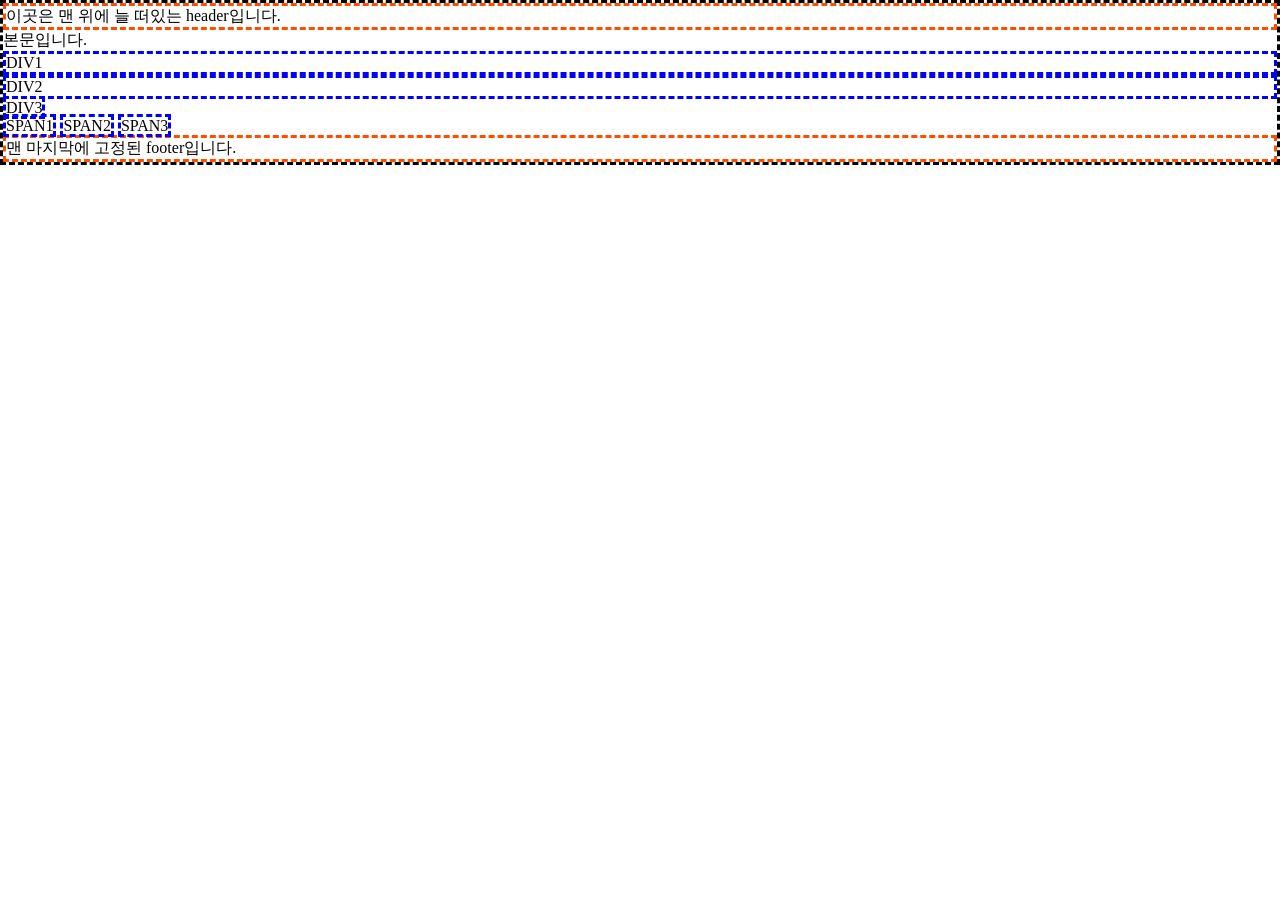
<file: 02_css/01_position.html>
<!DOCTYPE html>
<html lang="en">
<head>
    <meta charset="UTF-8">
    <meta name="viewport" content="width=device-width, initial-scale=1.0">
    <title>Positioning</title>

    <!--CSS 옵션을 주는 방법 
    1. 파일을 link : 모든 페이지에 일괄적으로 적용하기 위한 css태그들을 작성
    2. html 파일 안에 <style> </style> 안에 작성: 현재 페이지에서만 쓰게될 예외 코드들은 앞의 파일 뒤에 link 줍니다.
    3. 특정 태그의 style= 이라는 속성으로 직접 제시: 딱 한번 예외에 작성. 파싱할 때 잘못 파싱되므로 권장되는 방법은 아님
-->
    <style>
     body {
    margin: 0;
    border-color: rgb(0, 0, 0);
    border-style: dashed;
}
.line-need {
    border-color: blue;
    border-style: dashed;
}
/* id */
#header, #footer {
    border-color: rgb(255, 77, 0);
    border-style: dashed;}

    </style>
</head>
<body>
    <header id="header">
        이곳은 맨 위에 늘 떠있는 header입니다.
    </header>
    <content>
        본문입니다.
        <article>
            <div class="line-need">DIV1</div>
            <div id="div2" class="line-need">DIV2</div>
            <div3 class="line-need">DIV3</div3>
        </article>
        <article>
           
            <span id="span1" class="line-need">SPAN1</span>
            <span id="span2" class="line-need">SPAN2</span>
            <span id="span3" class="line-need">SPAN3</span>
        </article>
    </content>
    <footer id="footer">
        맨 마지막에 고정된 footer입니다.
    </footer>
</body>
</html>
</file>
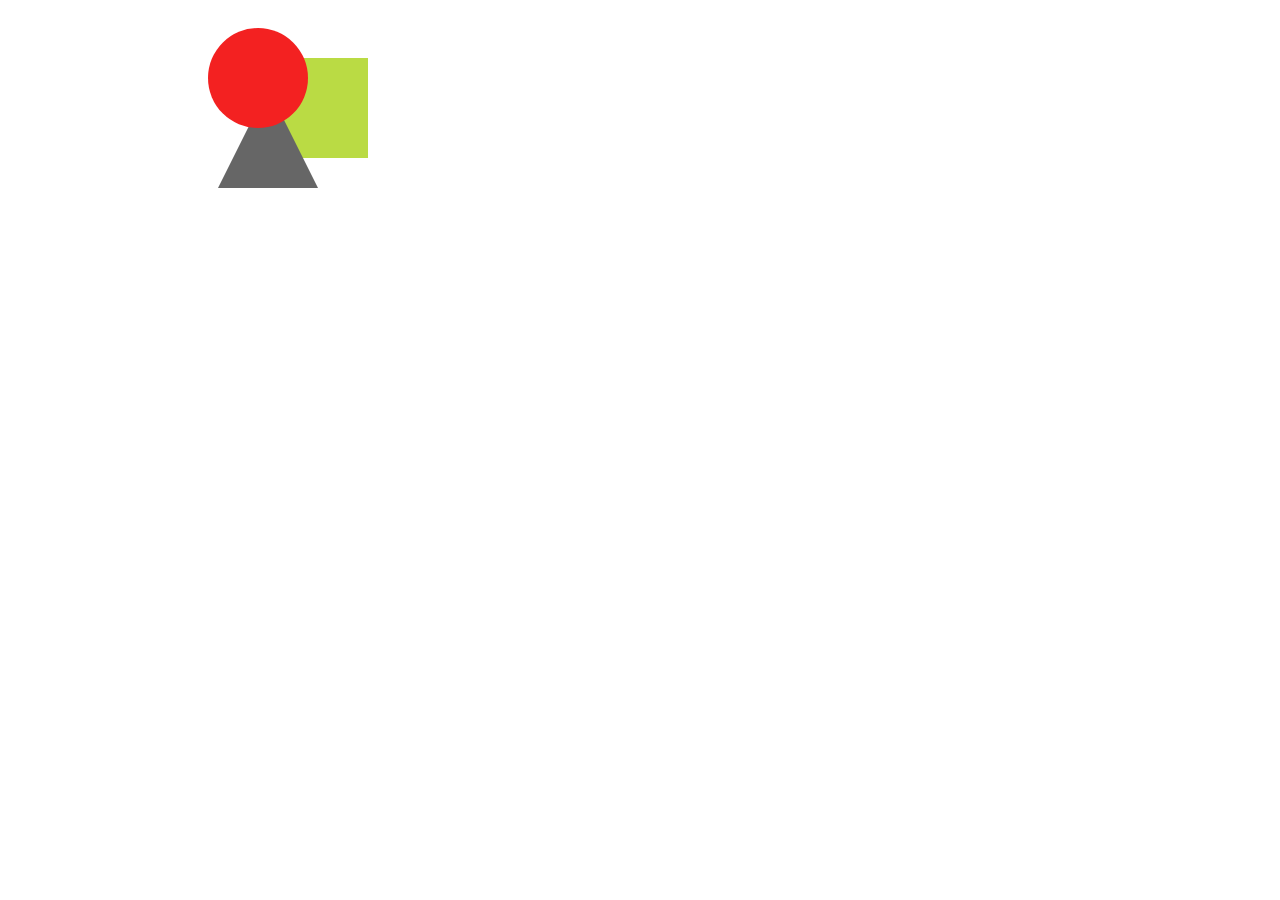
<file: 02_css/02_z-index.html>
<!doctype html>
<html lang="ko">
	<head>
		<meta charset="utf-8">
		<title>CSS</title>
		<style>
            /* z-index 속성 추가해서 위치 바꾸기 */
			div {
				width: 100px;
				height: 100px;
				position: absolute;

			}
			div.x {
				background-color: #f32121;
				border-radius: 50%;
                top: 20px;
				left: 200px;
				z-index: 100;
			}

			div.y {
				background-color: #badb44;
				top: 50px;
				left: 260px;
			}

			div.z {
                top: 80px;
				left: 210px;
				width: 0px;
                height: 0px;
                border-bottom: 100px solid #666666;
                border-left: 50px solid transparent;
                border-right: 50px solid transparent;
			}
			
		</style>
	</head>
	<body>
		<div class="top">
			<div class="x"></div>
			<div class="y"></div>
			<div class="z"></div>
		</div>
       	</body>
</html>
</file>
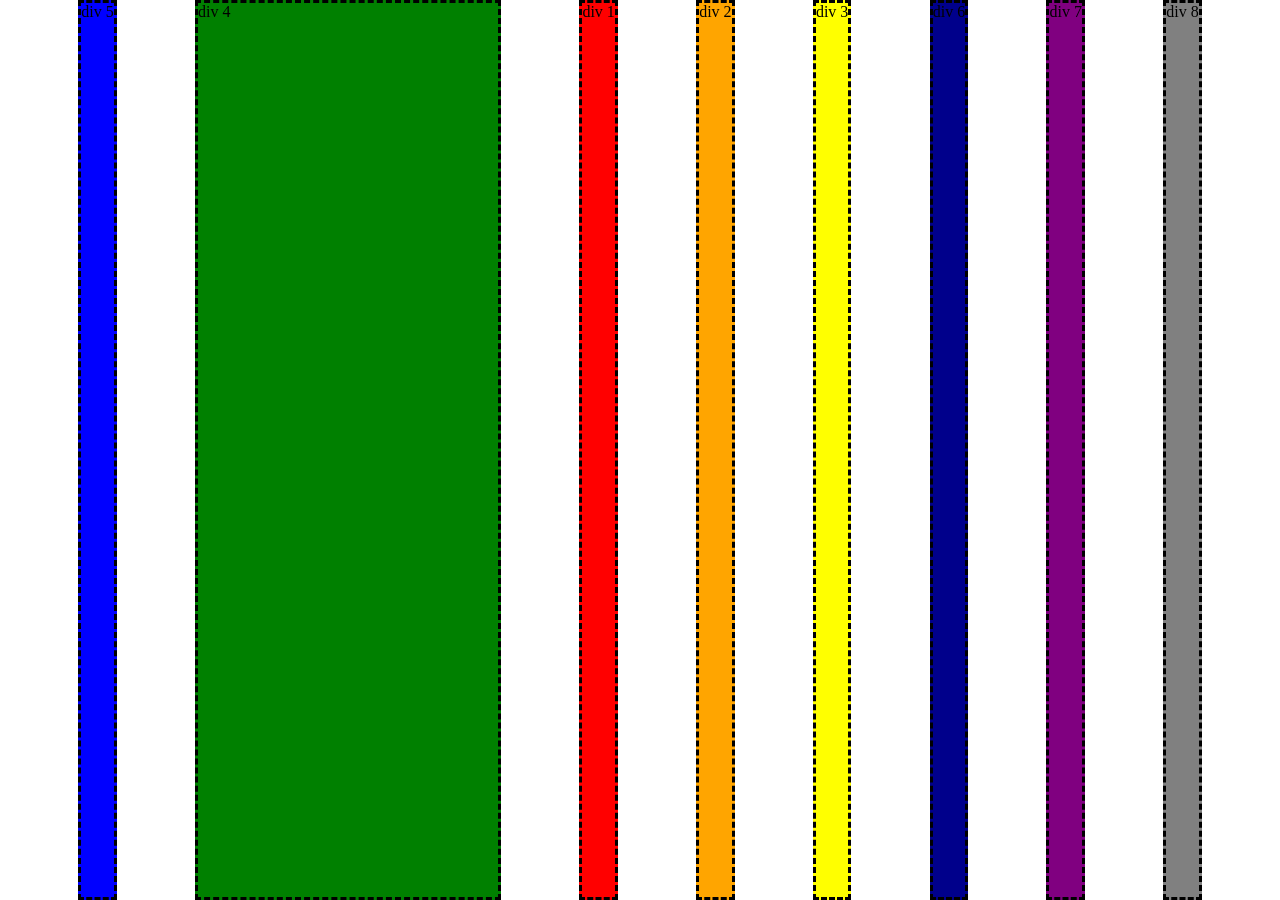
<file: 02_css/03_flex.html>
<!DOCTYPE html>
<html lang="en">
<head>
    <meta charset="UTF-8">
    <meta http-equiv="X-UA-Compatible" content="IE=edge">
    <meta name="viewport" content="width=device-width, initial-scale=1.0">
    <link rel="stylesheet" type="text/css" href="flex.css">
    <title>Flex</title>
</head>
<body>
    
    <!-- div.container>div.item#item${div $}*8 -->
     <!--부모와 자식관계들로 이루어진 div들로 화면을 만듭니다.-->
    <div class="container">
        <div class="item" style="background-color:red" id="item1">div 1</div>
        <div class="item" style="background-color:orange" id="item2">div 2</div>
        <div class="item" style="background-color:yellow" id="item3">div 3</div>
        <div class="item" style="background-color:green" id="item4">div 4</div>
        <div class="item" style="background-color:blue" id="item5">div 5</div> 
        <div class="item" style="background-color:darkblue" id="item6">div 6</div>
        <div class="item" style="background-color:purple" id="item7">div 7</div>
        <div class="item" style="background-color:gray" id="item8">div 8</div>
    
    </div>
</body>
</html>
</file>
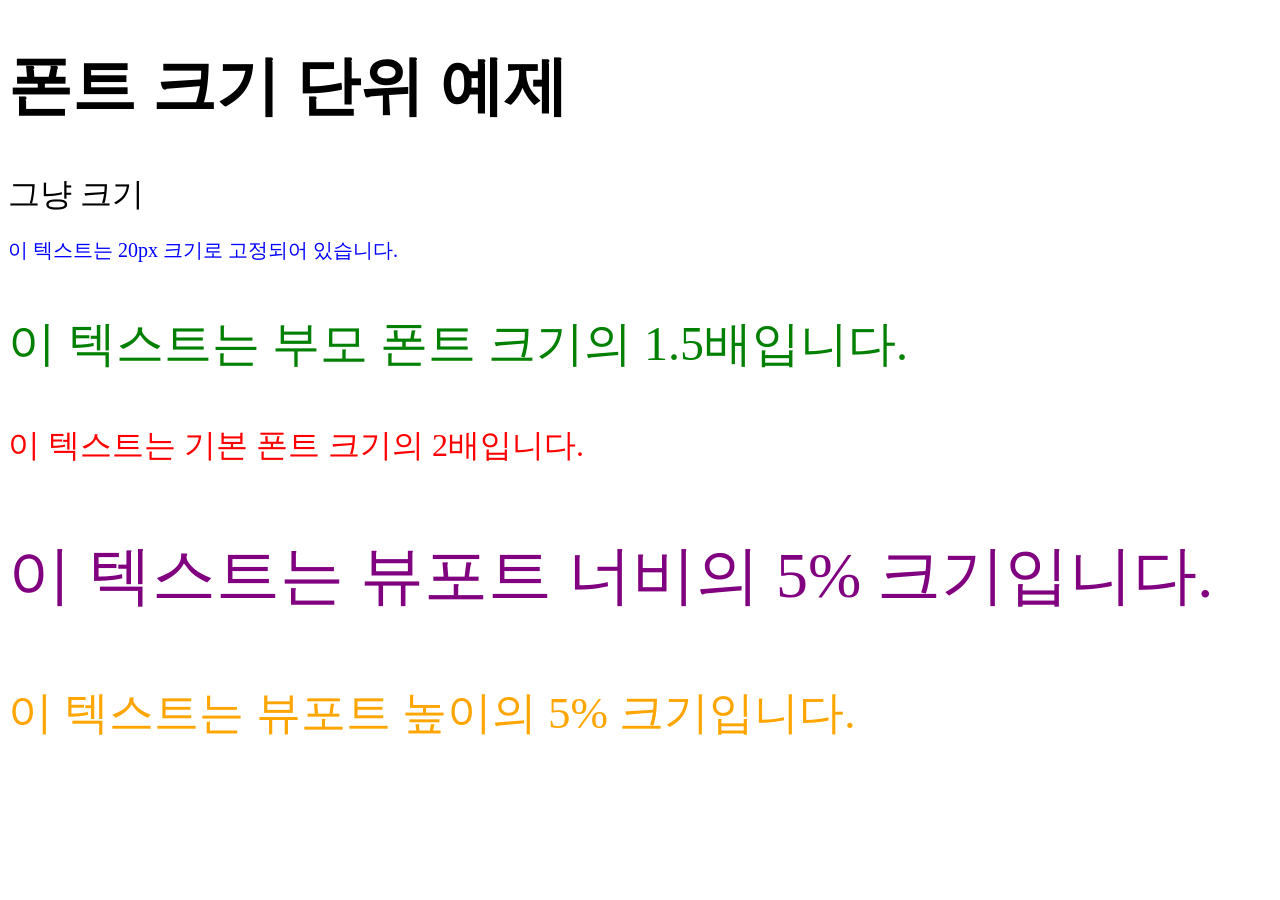
<file: 02_css/04_size.html>
<!DOCTYPE html>
<html lang="ko">
<head>
    <meta charset="UTF-8">
    <meta name="viewport" content="width=device-width, initial-scale=1.0">
    <title>폰트 크기 단위 예제</title>
    <style>
        body {
            font-size: 32px; /* 기본 폰트 크기 */
        }
        .px-size {
            font-size: 20px; /* 고정된 크기 */
            color: blue;
        }
        .em-size {
            font-size: 1.5em; /* 부모 폰트 크기의 1.5배 */
            color: green;
        }
        .rem-size {
            font-size: 2rem; /* 루트 폰트 크기의 2배 (32px) */
            color: red;
        }
        .vw-size {
            font-size: 5vw; /* 뷰포트 너비의 5% */
            color: purple;
        }
        .vh-size {
            font-size: 5vh; /* 뷰포트 높이의 5% */
            color: orange;
        }
    </style>
</head>
<body>
    <h1>폰트 크기 단위 예제</h1>
    그냥 크기
    <p class="px-size">이 텍스트는 20px 크기로 고정되어 있습니다.</p>
    <p class="em-size">이 텍스트는 부모 폰트 크기의 1.5배입니다.</p>
    <p class="rem-size">이 텍스트는 기본 폰트 크기의 2배입니다.</p>
    <p class="vw-size">이 텍스트는 뷰포트 너비의 5% 크기입니다.</p>
    <p class="vh-size">이 텍스트는 뷰포트 높이의 5% 크기입니다.</p>
</body>
</html>
</file>
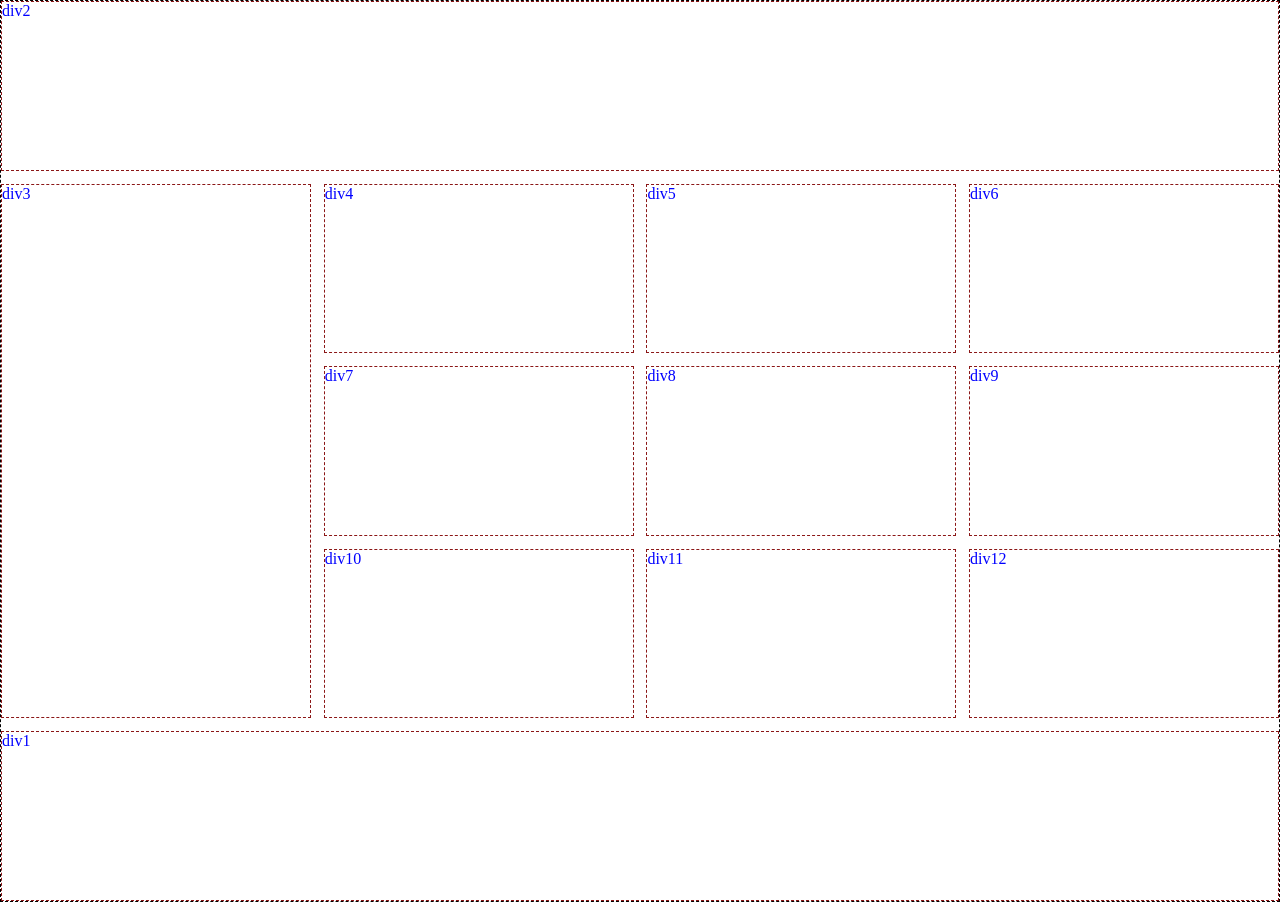
<file: 02_css/05_grid.html>
<!DOCTYPE html>
<html lang="en">
<head>
    <meta charset="UTF-8">
    <meta name="viewport" content="width=device-width, initial-scale=1.0">
    <title>Grid</title>
    <link rel="stylesheet" href="grid.css">
</head>
<body>
    <div class="container">
        <div class="item" id="item1">div1</div>
        <div class="item" id="item2">div2</div>
        <div class="item" id="item3">div3</div>
        <div class="item" id="item4">div4</div>
        <div class="item">div5</div>
        <div class="item">div6</div>
        <div class="item">div7</div>
        <div class="item">div8</div>
        <div class="item">div9</div>
        <div class="item">div10</div>
        <div class="item">div11</div>
        <div class="item">div12</div>

    </div>
</body>
</html>
</file>
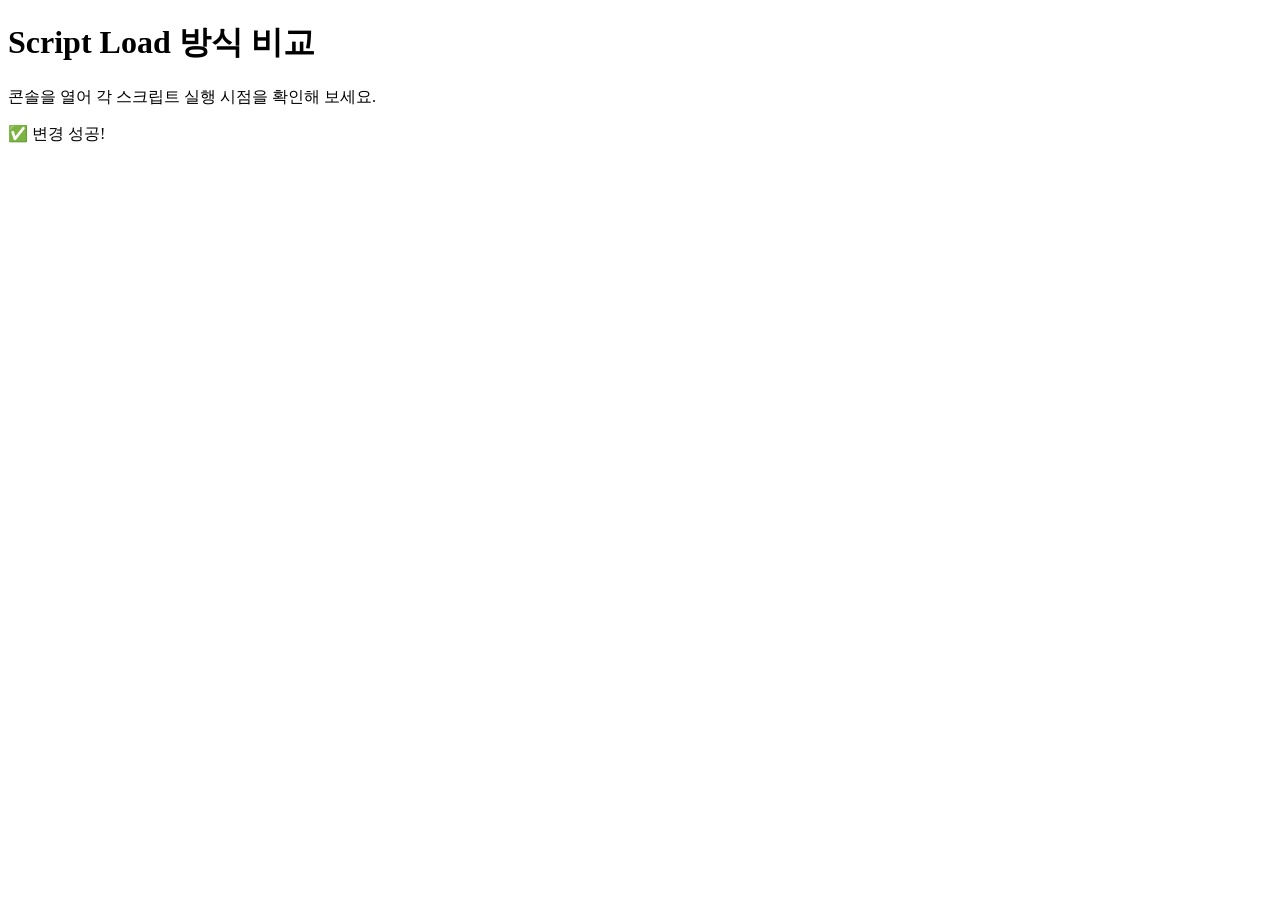
<file: 03_js/exam0.html>
<!DOCTYPE html>
<html lang="ko">
<head>
  <meta charset="UTF-8" />
  <title>Script Loading Test - Single HTML</title>

  <!-- 1. head에서 동기 실행 (렌더링 차단) -->
  <script>
    alert("🟡 [1] head 동기 스크립트 실행됨 (렌더링 차단)");
    console.log("🟡 [1] head 동기 스크립트 실행됨 (렌더링 차단)");
  </script>

  <!-- 2. async 스크립트 시뮬레이션 -->
  <script async>
    setTimeout(() => {
        alert("🟢 [2] async 스크립트 실행됨 (순서 예측 불가)");
        console.log("🟢 [2] async 스크립트 실행됨 (순서 예측 불가)");
    }, 0);
  </script>

  <!-- 3. defer 스크립트 시뮬레이션 -->
  <script defer>
    alert("🔵 defer 스크립트 실행됨 (DOMContentLoaded 전에 실행됨)");
    console.log("🔵 defer 스크립트 실행됨 (DOMContentLoaded 전에 실행됨)");
</script>
</head>

<body>
  <h1>Script Load 방식 비교</h1>
  <p>콘솔을 열어 각 스크립트 실행 시점을 확인해 보세요.</p>
 
  <!-- 아직 파싱되지 않았기 때문에 위 스크립트 실행 시점에는 존재하지 않을 수 있음 -->
  <div id="target">⛔ 여긴 아직 변경 안 됨</div>
  
  <!-- 4. body 끝에 위치한 스크립트 -->
  <script>
    alert("🔴 [4] body 끝 스크립트 실행됨");
    console.log("🔴 [4] body 끝 스크립트 실행됨");

  </script>

  <!-- DOMContentLoaded 이벤트 확인 -->
  <script>
     // 브라우저가 HTML 문서를 완전히 파싱하고 DOM 트리가 완성되었을 때 발생하는 이벤트
    document.addEventListener("DOMContentLoaded", () => {
        alert("✅ [5] DOMContentLoaded 발생");
        console.log("✅ [5] DOMContentLoaded 발생");
        const el = document.getElementById("target");
        if (el) {
        el.textContent = "✅ 변경 성공!";
        } else {
        console.error("❌ #target 요소를 찾지 못했어요!");
        }
    });

    window.addEventListener("load", () => {
    console.log("✅ load: 모든 리소스까지 완전히 로드됨!");


  });
  </script>
</body>
</html>
</file>
<file: 01_html/04_html_input/style.css>
/* =========================================================
   폼 데이터 다루기 — style.css
   구조(HTML) 와 표현(CSS) 을 분리했습니다.
   색·간격은 아래 :root 한 곳만 고치면 전체가 바뀝니다.
   ========================================================= */

/* ---------- 1. 색과 간격을 변수로 모아둡니다 ---------- */
:root {
  --brand: #2f6feb;
  --brand-dark: #1f4fb8;

  --bg: #f5f6f8;
  --card: #ffffff;
  --text: #1f2328;
  --muted: #6b7280;
  --line: #e5e7eb;

  --radius: 14px;
  --gap: 16px;

  --shadow: 0 1px 2px rgba(0, 0, 0, .05), 0 8px 24px rgba(0, 0, 0, .06);
}

/* ---------- 2. 기본값 정리 ---------- */
* {
  box-sizing: border-box;
}

body {
  margin: 0;
  padding: 32px 16px 64px;
  background: var(--bg);
  color: var(--text);
  font-family: "Pretendard", system-ui, -apple-system, "Apple SD Gothic Neo",
               "Malgun Gothic", "맑은 고딕", sans-serif;
  font-size: 15px;
  line-height: 1.6;
}

.page {
  max-width: 720px;
  margin: 0 auto;
}

/* ---------- 3. 머리말 ---------- */
.page-head {
  margin-bottom: 24px;
}

.page-head h1 {
  margin: 0 0 8px;
  font-size: 26px;
  letter-spacing: -0.02em;
}

.lead {
  margin: 0;
  color: var(--muted);
}

/* ---------- 4. 카드 ---------- */
.card {
  background: var(--card);
  border-radius: var(--radius);
  box-shadow: var(--shadow);
  padding: 24px;
  margin-bottom: 24px;
}

/* ---------- 5. fieldset: 관련된 입력끼리 묶는 상자 ---------- */
fieldset {
  border: 1px solid var(--line);
  border-radius: 12px;
  padding: 18px;
  margin: 0 0 var(--gap);
}

legend {
  padding: 4px 12px;
  background: var(--brand);
  color: #fff;
  font-size: 13px;
  font-weight: 700;
  border-radius: 999px;
}

/* ---------- 6. 입력 한 칸 ---------- */
.field {
  margin-bottom: var(--gap);
}

.field:last-child {
  margin-bottom: 0;
}

label {
  display: block;
  margin-bottom: 6px;
  font-weight: 600;
  font-size: 14px;
}

input[type="text"],
input[type="tel"],
input[type="date"],
textarea,
select {
  width: 100%;
  padding: 11px 13px;
  border: 1px solid var(--line);
  border-radius: 10px;
  background: #fff;
  color: inherit;
  font: inherit;
  transition: border-color .15s, box-shadow .15s;
}

textarea {
  resize: vertical;
  min-height: 96px;
}

/* 키보드로 이동했을 때 지금 어디인지 보이게 합니다 (접근성) */
input:focus-visible,
textarea:focus-visible,
select:focus-visible,
button:focus-visible {
  outline: none;
  border-color: var(--brand);
  box-shadow: 0 0 0 3px rgba(47, 111, 235, .18);
}

/* 값이 형식에 안 맞으면 테두리로 알려줍니다 */
input:not(:placeholder-shown):invalid {
  border-color: #d93025;
}

::placeholder {
  color: #9ca3af;
}

/* ---------- 7. 라디오 / 체크박스 ---------- */
.choice-list {
  display: flex;
  flex-wrap: wrap;
  gap: 8px;
}

/* label 로 감싸면 글자를 눌러도 선택됩니다 */
.choice {
  display: inline-flex;
  align-items: center;
  gap: 8px;
  margin: 0;
  padding: 9px 14px;
  border: 1px solid var(--line);
  border-radius: 999px;
  font-weight: 500;
  cursor: pointer;
  transition: border-color .15s, background .15s;
}

.choice:hover {
  border-color: var(--brand);
}

/* accent-color 한 줄로 기본 동그라미·네모의 색이 바뀝니다 */
.choice input {
  accent-color: var(--brand);
  width: 17px;
  height: 17px;
  margin: 0;
  cursor: pointer;
}

/* 선택된 항목을 눈에 띄게 (:has 는 최신 브라우저에서 동작합니다) */
.choice:has(input:checked) {
  border-color: var(--brand);
  background: rgba(47, 111, 235, .07);
}

/* ---------- 8. 색상 / 범위 ---------- */
input[type="color"] {
  width: 56px;
  height: 42px;
  padding: 4px;
  border: 1px solid var(--line);
  border-radius: 10px;
  background: #fff;
  cursor: pointer;
}

.range-row {
  display: flex;
  align-items: center;
  gap: 12px;
}

input[type="range"] {
  flex: 1;
  accent-color: var(--brand);
  cursor: pointer;
}

output {
  min-width: 52px;
  padding: 4px 10px;
  border-radius: 8px;
  background: var(--bg);
  font-variant-numeric: tabular-nums;
  font-weight: 700;
  text-align: center;
}

/* ---------- 9. select ---------- */
select[multiple] {
  padding: 6px;
}

select[multiple] option {
  padding: 6px 8px;
  border-radius: 6px;
}

/* ---------- 10. 도움말 문구 ---------- */
.hint {
  margin: 6px 0 0;
  color: var(--muted);
  font-size: 12.5px;
}

.hint code {
  padding: 1px 5px;
  border-radius: 5px;
  background: var(--bg);
  font-size: 12px;
}

/* ---------- 11. 버튼 ---------- */
.actions {
  display: flex;
  gap: 10px;
  margin-top: 20px;
}

.btn {
  padding: 11px 22px;
  border: 1px solid var(--line);
  border-radius: 10px;
  background: #fff;
  color: var(--text);
  font: inherit;
  font-weight: 600;
  cursor: pointer;
  transition: background .15s, border-color .15s;
}

.btn:hover {
  border-color: var(--brand);
}

.btn-primary {
  border-color: var(--brand);
  background: var(--brand);
  color: #fff;
}

.btn-primary:hover {
  background: var(--brand-dark);
  border-color: var(--brand-dark);
}

/* ---------- 12. 결과 표 ---------- */
.result h2 {
  margin: 0 0 16px;
  font-size: 19px;
}

.result h3 {
  margin: 24px 0 8px;
  font-size: 15px;
}

table {
  width: 100%;
  border-collapse: collapse;
  font-size: 14px;
}

thead th {
  padding: 9px 12px;
  background: var(--bg);
  color: var(--muted);
  font-size: 12.5px;
  text-align: left;
}

thead th:first-child {
  border-radius: 8px 0 0 8px;
}

thead th:last-child {
  border-radius: 0 8px 8px 0;
}

tbody th {
  width: 34%;
  padding: 10px 12px;
  border-bottom: 1px solid var(--line);
  color: var(--muted);
  font-weight: 600;
  text-align: left;
  vertical-align: top;
}

tbody td {
  padding: 10px 12px;
  border-bottom: 1px solid var(--line);
  word-break: break-word;
  white-space: pre-wrap;
}

/* method 뱃지 — GET / POST 를 색으로 구분합니다 */
.badge {
  display: inline-block;
  margin-left: 6px;
  padding: 3px 10px;
  border-radius: 999px;
  font-size: 12px;
  font-weight: 700;
  letter-spacing: .04em;
  vertical-align: middle;
}

.badge-get {
  background: #e8f0fe;
  color: #1a56c4;
}

.badge-post {
  background: #e6f4ea;
  color: #137333;
}

/* '주소' / '본문' 이름표가 붙은 줄 */
.send-row {
  display: flex;
  align-items: flex-start;
  gap: 10px;
  margin-bottom: 8px;
}

.send-key {
  flex-shrink: 0;
  width: 76px;
  padding-top: 13px;
  color: var(--muted);
  font-size: 12.5px;
  font-weight: 700;
}

.send-row .query {
  flex: 1;
  min-width: 0;
}

@media (max-width: 480px) {
  .send-row {
    flex-direction: column;
    gap: 4px;
  }

  .send-key {
    width: auto;
    padding-top: 0;
  }
}

.query {
  margin: 0;
  padding: 14px;
  border-radius: 10px;
  background: #1f2328;
  color: #d6e2ff;
  font-family: ui-monospace, SFMono-Regular, Consolas, monospace;
  font-size: 12.5px;
  line-height: 1.7;
  overflow-x: auto;   /* 길어지면 가로로 스크롤 */
  white-space: pre-wrap;
  word-break: break-all;
}

/* ---------- 13. 화면이 넓으면 두 칸으로 ---------- */
.grid {
  display: grid;
  gap: var(--gap);
}

@media (min-width: 560px) {
  .grid {
    grid-template-columns: 1fr 1fr;
  }
}

/* ---------- 14. 어두운 화면을 쓰는 사람을 위해 ---------- */
@media (prefers-color-scheme: dark) {
  :root {
    --bg: #16181c;
    --card: #212429;
    --text: #e8eaed;
    --muted: #9aa2ad;
    --line: #343941;
    --shadow: 0 1px 2px rgba(0, 0, 0, .3), 0 8px 24px rgba(0, 0, 0, .35);
  }

  input[type="text"],
  input[type="tel"],
  input[type="date"],
  input[type="color"],
  textarea,
  select,
  .btn {
    background: #1a1d21;
  }

  .btn-primary {
    background: var(--brand);
  }

  .query {
    background: #0f1114;
  }

  .badge-get {
    background: #1c2b47;
    color: #9dbcf5;
  }

  .badge-post {
    background: #17301f;
    color: #8fd3a5;
  }
}
</file>
<file: 01_html/02_html기초.css>
/*
  수정 내역:
  - 계좌 카드를 흰색 배경, 둥근 모서리, 옅은 그림자로 꾸몄습니다.
  - 은행명은 굵게, 잔액은 크게 표시했습니다.
  - footer와 버튼에 Flexbox를 사용해 버튼을 카드 하단에 나란히 배치했습니다.
  - 아래 CSS 속성마다 사용 이유를 한글 주석으로 설명했습니다.
*/

/* 계좌 카드 전체 영역 */
body {
  margin: 0; /* 브라우저 기본 바깥 여백을 제거해 배치를 정확하게 합니다. */
  padding: 24px; /* 작은 화면에서 카드가 화면 가장자리에 붙지 않게 합니다. */
  background-color: #f4f6f8; /* 흰 카드가 잘 보이도록 옅은 배경색을 사용합니다. */
  font-family: Arial, sans-serif; /* 금융 정보가 명확하게 보이도록 읽기 쉬운 글꼴을 사용합니다. */
}

.card-grid {
  display: flex; /* 12개의 카드를 한 행에 배치할 수 있도록 Flexbox를 사용합니다. */
  flex-wrap: wrap; /* 공간이 부족하면 다음 줄로 자연스럽게 넘깁니다. */
  justify-content: center; /* 카드들이 화면 가운데에 정렬되도록 합니다. */
  gap: 20px; /* 카드 사이에 균일한 간격을 줍니다. */
  width: min(1280px, 100%); /* 화면이 넓어져도 카드가 너무 퍼지지 않게 제한합니다. */
  margin: 0 auto; /* 좌우 중앙 배치를 위해 자동 여백을 줍니다. */
}

/* 계좌 카드 */
article {
  display: flex; /* 카드 내부를 세로 방향으로 정렬하기 위해 Flexbox를 사용합니다. */
  flex-direction: column; /* 은행명, 계좌 정보, 버튼을 위에서 아래로 배치합니다. */
  flex: 1 1 22%; /* 한 줄에 4개가 들어가도록 카드 너비를 비슷하게 맞춥니다. */
  min-width: 220px; /* 카드가 너무 좁아져서 내용이 찌그러지지 않게 최소 폭을 유지합니다. */
  max-width: 300px; /* 너무 넓어지지 않게 카드를 정리합니다. */
  min-height: 240px; /* 버튼을 카드 하단에 안정적으로 배치할 높이를 확보합니다. */
  padding: 28px; /* 카드 안쪽 콘텐츠와 테두리 사이에 여백을 만듭니다. */
  border: 1px solid #e5e7eb; /* 카드 경계를 은은하게 구분합니다. */
  border-radius: 16px; /* 카드 모서리를 부드럽게 둥글립니다. */
  background-color: #ffffff; /* 카드 배경을 흰색으로 지정합니다. */
  box-shadow: 0 4px 16px rgba(15, 23, 42, 0.08); /* 카드가 배경에서 살짝 떠 보이도록 옅은 그림자를 줍니다. */
}

/* 은행명 영역 */
article header {
  margin-bottom: 24px; /* 은행명과 계좌 정보 사이에 충분한 간격을 만듭니다. */
}

article h2 {
  margin: 0; /* 제목의 기본 여백을 제거해 카드 안 간격을 직접 조절합니다. */
  color: #172b4d; /* 은행명이 선명하게 보이도록 짙은 색을 사용합니다. */
  font-size: 1.4rem; /* 은행명을 일반 본문보다 크게 표시합니다. */
  font-weight: 700; /* 은행명을 굵게 표시해 브랜드 정보를 강조합니다. */
}

/* 계좌번호와 잔액 영역 */
article section {
  flex: 1; /* 남는 공간을 차지해 footer가 카드 하단으로 밀리게 합니다. */
}

article section p {
  margin: 0 0 12px; /* 계좌번호와 잔액을 구분하기 위한 아래 여백을 줍니다. */
  color: #64748b; /* 계좌번호처럼 보조적인 정보는 차분한 색으로 표시합니다. */
  font-size: 0.95rem; /* 계좌번호를 잔액보다 작게 표시합니다. */
}

article section p:last-child {
  margin-bottom: 0; /* 마지막 정보 아래의 불필요한 여백을 제거합니다. */
}

article data {
  display: block; /* 잔액을 다음 줄에 배치해 금액을 강조합니다. */
  margin-top: 8px; /* '잔액:' 라벨과 금액 사이에 간격을 둡니다. */
  color: #172b4d; /* 금액이 가장 잘 보이도록 짙은 색을 사용합니다. */
  font-size: 2rem; /* 잔액을 크게 표시해 핵심 정보를 강조합니다. */
  font-weight: 700; /* 잔액을 굵게 표시해 빠르게 읽히도록 합니다. */
  letter-spacing: -0.02em; /* 큰 금액의 글자 간격을 살짝 줄여 안정적으로 보이게 합니다. */
}

/* 카드 하단 버튼 영역 */
article footer {
  display: flex; /* 두 버튼을 가로로 배치하기 위해 Flexbox를 사용합니다. */
  justify-content: space-between; /* 버튼을 양 끝으로 벌려 배치합니다. */
  gap: 12px; /* 좁은 화면에서도 버튼 사이에 최소 간격을 유지합니다. */
  margin-top: 28px; /* 계좌 정보와 버튼 사이를 분리합니다. */
}

article button {
  flex: 1; /* 두 버튼이 같은 너비를 갖도록 합니다. */
  min-height: 44px; /* 터치 기기에서도 누르기 쉬운 높이를 확보합니다. */
  border: 1px solid #cbd5e1; /* 버튼 영역을 명확하게 구분합니다. */
  border-radius: 8px; /* 카드와 어울리도록 버튼 모서리를 둥글립니다. */
  background-color: #ffffff; /* 기본 버튼 배경을 흰색으로 지정합니다. */
  color: #172b4d; /* 버튼 글자를 선명하게 표시합니다. */
  font-size: 0.95rem; /* 버튼 글자를 읽기 적절한 크기로 설정합니다. */
  font-weight: 700; /* 버튼의 행동을 명확하게 전달합니다. */
  cursor: pointer; /* 클릭 가능한 요소임을 알려줍니다. */
}

article button:first-child {
  border-color: #1769aa; /* 주요 행동 버튼의 테두리를 강조합니다. */
  background-color: #1769aa; /* 이체 버튼을 주요 버튼으로 구분합니다. */
  color: #ffffff; /* 어두운 버튼 위에서 글자가 잘 보이게 합니다. */
}

article button:hover,
article button:focus-visible {
  outline: 3px solid rgba(23, 105, 170, 0.24); /* 마우스와 키보드 사용 시 버튼 위치를 분명히 합니다. */
  outline-offset: 2px; /* 포커스 테두리와 버튼 사이에 간격을 둡니다. */
}

article button:hover {
  filter: brightness(0.95); /* 마우스를 올렸을 때 상호작용 상태를 시각적으로 보여줍니다. */
}

@media (max-width: 1000px) {
  article {
    flex-basis: calc(50% - 10px); /* 화면이 좁아지면 한 줄에 2개씩 배치합니다. */
    max-width: none; /* 작은 화면에서는 최대 폭 제한을 해제합니다. */
  }
}

@media (max-width: 640px) {
  article {
    flex-basis: 100%; /* 모바일에서는 카드가 한 줄에 1개씩 보이게 합니다. */
  }
}
</file>
<file: 02_css/flex.css>
body {
    margin: 0px;
}

.container {
    height: 100vh;
    display: flex;
    flex-wrap: wrap;
    justify-content: space-evenly;
    align-content: normal;
    /* 필요한 경우 order라는 속성으로 자식 요소의 순서를 조절할 수 있습니다. */
    /* flex-direction: column; */
    /* flex-direction: column-reverse; */
    /* 중심축의 90도가 되는 align-items 속성으로 자식 요소의 정렬을 조절할 수 있습니다. */
    /* justify-content: flex-end; */
    /* justify-content: center; */
    /* justify-content: space-between; */
    /* justify-content: space-around; */
    /* justify-content: space-evenly; */
}
.item {
    border: black dashed;
}
#item4 {
    order: -1;
    flex-basis: 300px;
}
#item5 {
    order: -2;
}
</file>
<file: 02_css/grid.css>
body {
    margin: 0px;
}
.container {
    height: 100vh;
    border: 1px black dashed;
    display: grid;
    /*총합을 vw, vh로 나눌때는 총합이 100이므로 100을 기준으로 작성*/
    /*grid-template-columns: 20vw 30vw 30vw 10vw 10vw;
    /* fr : 전체 grid를 구간으로 나누는 상대적 단위 */
    /*grid-template-columns: 2fr 3fr 2fr 6fr;
    /* grid-template-columns: 30% 70%; */
    /* grid-template-columns: 200px 7fr 3fr; */
    grid-template-columns: repeat(4, 1fr); 
    grid-gap: 1vw;
}

.item {
    border: 1px rgb(139, 23, 23) dashed;
}

#item1 {
grid-row: 5;
grid-column: 1/5;
}

#item2 {
grid-row: 1;
grid-column: 1/5;
}

#item3 {
grid-row: 2/5;
}

@media screen and (max-width: 922px) {
body {
    background-color: red;
}
}

@media screen and (max-width: 600px) {
    body {
        background-color: rgb(185, 96, 96);
    }
    }
/*landscape : 가로모드, portrait : 세로모드*/
@media (orientation: landscape) { 
    body {
        color: blue;
    }
}
</file>
